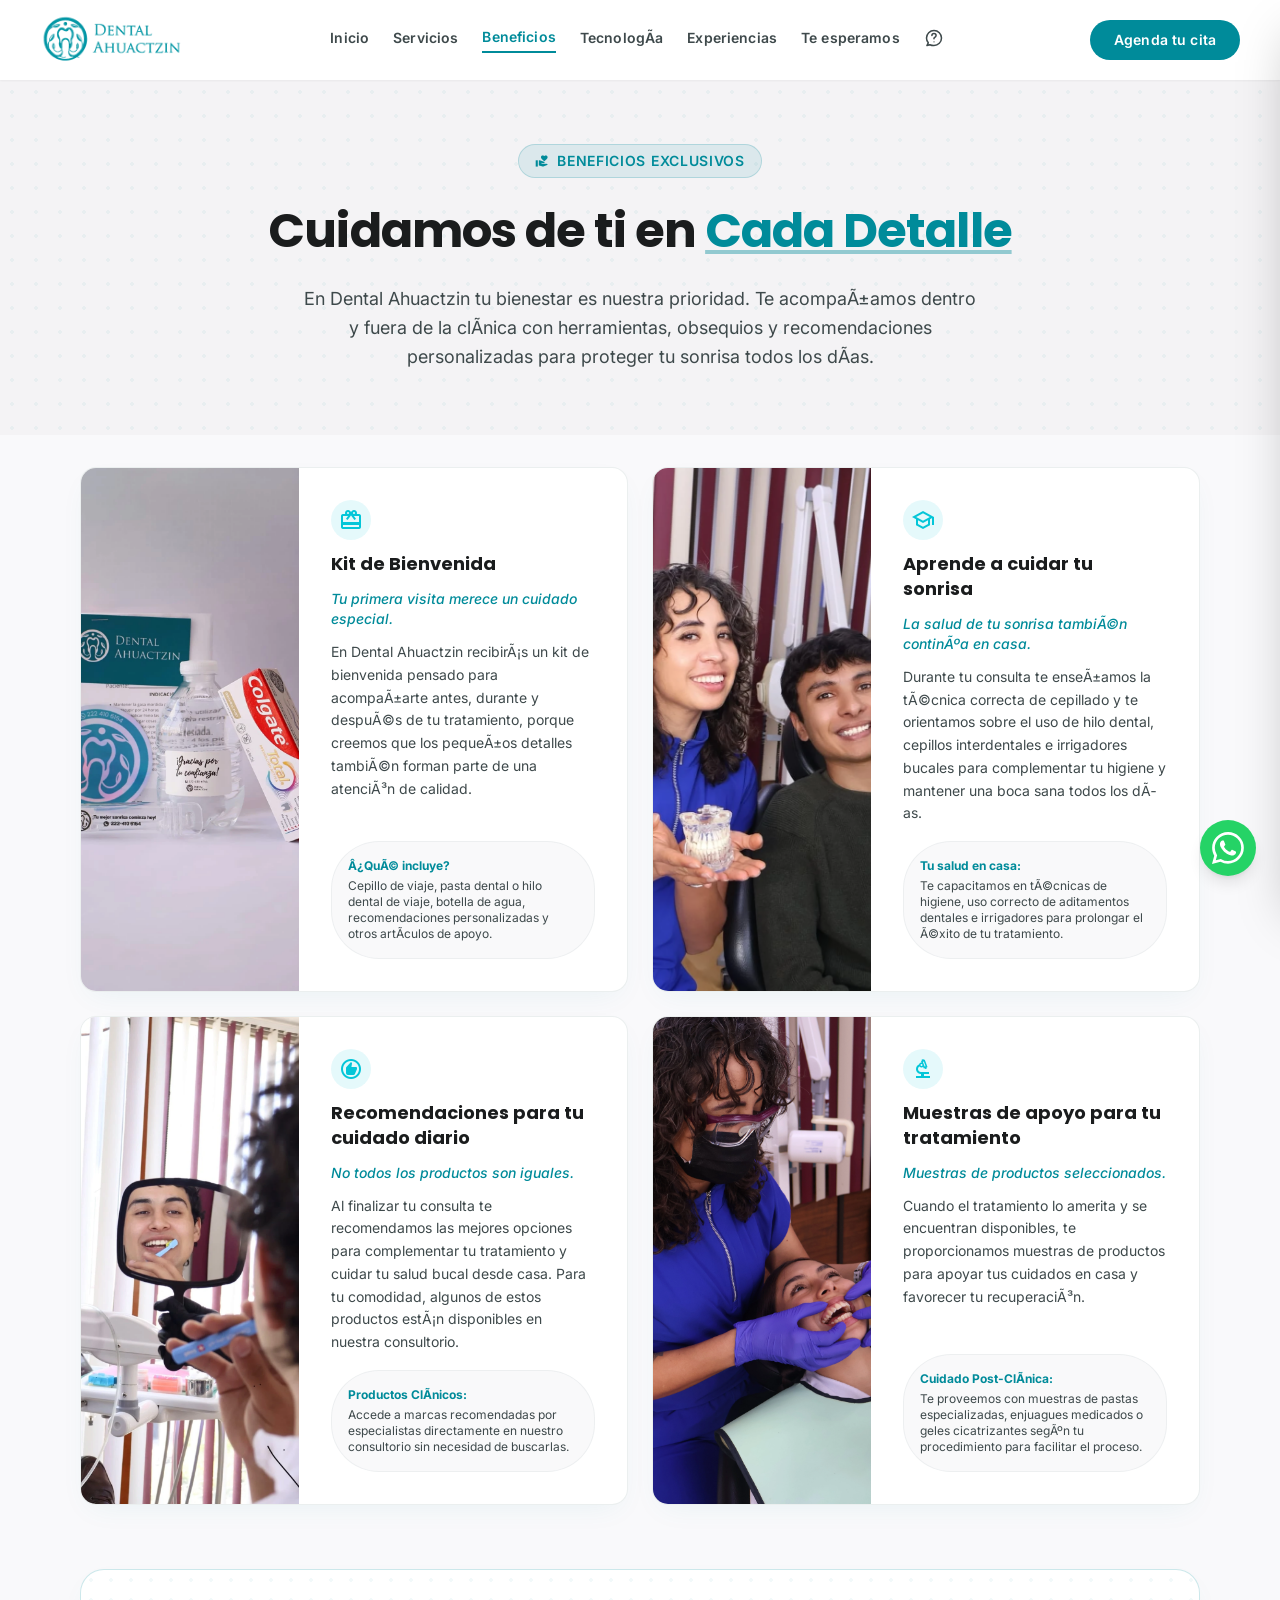
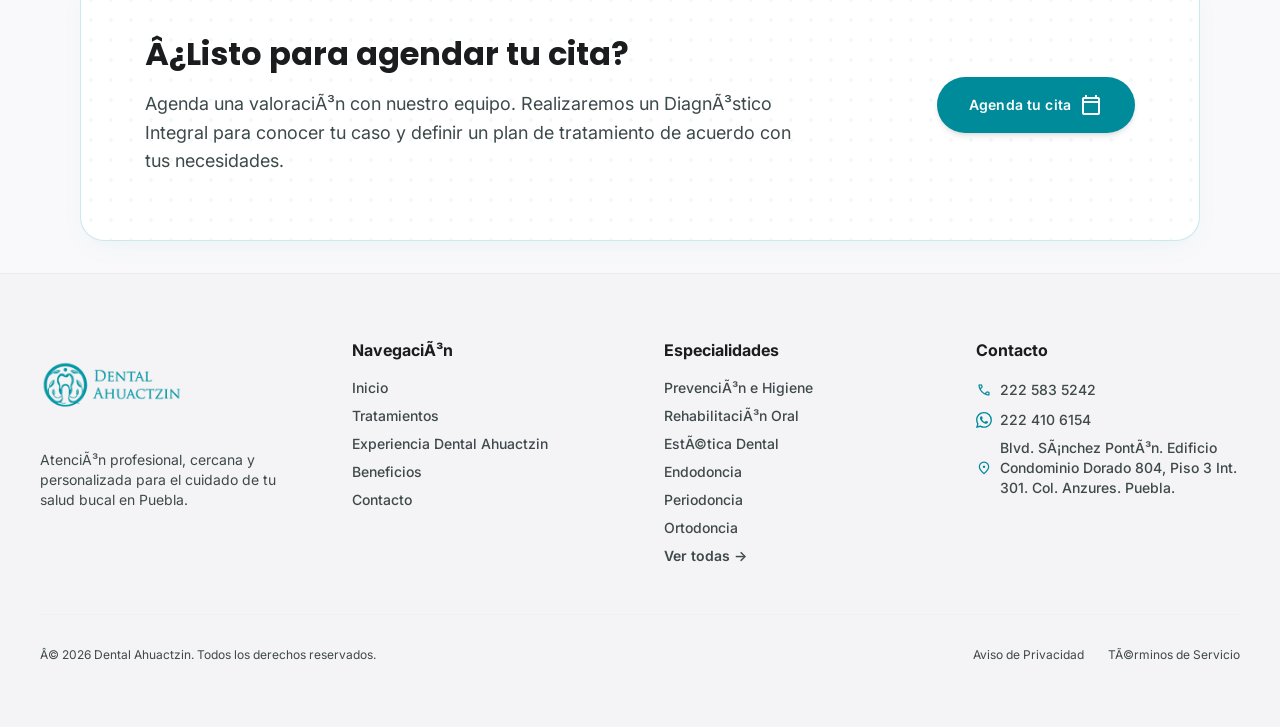
<file: beneficios.html>
<!DOCTYPE html>
<html class="scroll-smooth" lang="es">

<head>
    <!-- Google tag (gtag.js) -->
    <script async src="https://www.googletagmanager.com/gtag/js?id=G-E2VRJBSVTM"></script>
    <script>
        window.dataLayer = window.dataLayer || [];
        function gtag(){dataLayer.push(arguments);}
        gtag('js', new Date());

        gtag('config', 'G-E2VRJBSVTM');
    </script>

    <!-- Facebook Pixel Code -->
    <script>
        !function(f,b,e,v,n,t,s)
        {if(f.fbq)return;n=f.fbq=function(){n.callMethod?
        n.callMethod.apply(n,arguments):n.queue.push(arguments)};
        if(!f._fbq)f._fbq=n;n.push=n;n.loaded=!0;n.version='2.0';
        n.queue=[];t=b.createElement(e);t.async=!0;
        t.src=v;s=b.getElementsByTagName(e)[0];
        s.parentNode.insertBefore(t,s)}(window,document,'script',
        'https://connect.facebook.net/en_US/fbevents.js');
        fbq('init', '1815645686227562');
        fbq('track', 'PageView');
    </script>
    <noscript>
        <img height="1" width="1" style="display:none"
            src="https://www.facebook.com/tr?id=1815645686227562&ev=PageView&noscript=1"/>
    </noscript>
    <!-- End Facebook Pixel Code -->
    <meta charset="utf-8">
    <meta content="width=device-width, initial-scale=1.0" name="viewport">
    <title>Beneficios de Elegirnos | Dental Ahuactzin Puebla</title>
    <meta
        content="Descubre los beneficios de atenderte en Dental Ahuactzin en Puebla: diagnósticos honestos, kits de bienvenida, tecnología de vanguardia y seguimiento personalizado."
        name="description">
    <meta name="keywords"
        content="beneficios clinica dental puebla, ventajas dentista puebla, kit bienvenida dental, atencion dental personalizada puebla, dental ahuactzin">
    <meta name="robots" content="index, follow">
    <meta name="author" content="Dental Ahuactzin">
    <meta name="theme-color" content="#008B9A">

    <!-- Canonical URL -->
    <link rel="canonical" href="https://dentalahuactzin.com/beneficios.html">

    <!-- Geo Tags para SEO Local Puebla -->
    <meta name="geo.region" content="MX-PUE">
    <meta name="geo.placename" content="Puebla, México">
    <meta name="geo.position" content="19.0322;-98.2045">
    <meta name="ICBM" content="19.0322, -98.2045">

    <!-- Open Graph / Facebook -->
    <meta property="og:type" content="website">
    <meta property="og:url" content="https://dentalahuactzin.com/beneficios.html">
    <meta property="og:title" content="Beneficios de Elegirnos | Dental Ahuactzin Puebla">
    <meta property="og:description"
        content="Descubre los beneficios de atenderte en Dental Ahuactzin en Puebla: diagnósticos honestos, kits de bienvenida, tecnología de vanguardia y seguimiento personalizado.">
    <meta property="og:image" content="https://dentalahuactzin.com/assets/logo.png">
    <meta property="og:locale" content="es_MX">
    <meta property="og:site_name" content="Dental Ahuactzin">

    <!-- Twitter Card -->
    <meta name="twitter:card" content="summary_large_image">
    <meta name="twitter:url" content="https://dentalahuactzin.com/beneficios.html">
    <meta name="twitter:title" content="Beneficios de Elegirnos | Dental Ahuactzin Puebla">
    <meta name="twitter:description"
        content="Descubre los beneficios de atenderte en Dental Ahuactzin en Puebla: diagnósticos honestos, kits de bienvenida, tecnología de vanguardia y seguimiento personalizado.">
    <meta name="twitter:image" content="https://dentalahuactzin.com/assets/logo.png">

    <!-- Structured Data (JSON-LD) - Schema.org WebPage -->
    <script type="application/ld+json">
    {
      "@context": "https://schema.org",
      "@type": "WebPage",
      "@id": "https://dentalahuactzin.com/beneficios.html",
      "url": "https://dentalahuactzin.com/beneficios.html",
      "name": "Beneficios de Elegirnos | Dental Ahuactzin Puebla",
      "description": "Descubre los beneficios y atención personalizada en Dental Ahuactzin Puebla.",
      "publisher": {
        "@type": "Dentist",
        "@id": "https://dentalahuactzin.com/#dentist",
        "name": "Dental Ahuactzin"
      }
    }
    </script>

    <!-- Favicon -->
    <link rel="icon" type="image/png" href="assets/favicon_rounded.png">

    <!-- Google Fonts -->
    <link href="https://fonts.googleapis.com" rel="preconnect">
    <link crossorigin="" href="https://fonts.gstatic.com" rel="preconnect">
    <link
        href="https://fonts.googleapis.com/css2?family=Inter:wght@400;500;600;700&amp;family=Poppins:wght@600;700&amp;display=swap"
        rel="stylesheet">

    <!-- Material Symbols -->
    <link
        href="https://fonts.googleapis.com/css2?family=Material+Symbols+Outlined:wght,FILL@100..700,0..1&amp;display=swap"
        rel="stylesheet">

    <script>
        // Detectar carga de la fuente de iconos para evitar el Flash de Texto Sin Estilo (FOUT)
        if ('fonts' in document) {
            document.fonts.load("1em Material Symbols Outlined").then(function () {
                document.documentElement.classList.add("fonts-loaded");
            });
        } else {
            document.documentElement.classList.add("fonts-loaded");
        }
    </script>

    <!-- Tailwind CSS Compilado para Producción -->
    <link href="css/tailwind.min.css" rel="stylesheet">

    <!-- Estilos Personalizados Locales -->
    <link href="css/style.css" rel="stylesheet">
</head>

<body class="bg-background text-on-surface font-body-md selection:bg-primary/30 pt-20">

    <!-- TopNavBar -->
    <header
        class="fixed top-0 left-0 w-full z-40 flex justify-between items-center px-margin-mobile md:px-margin-desktop h-20 max-w-full mx-auto bg-surface-container-lowest shadow-sm transition-all duration-300">
        <a href="index.html" class="flex items-center">
            <img src="assets/logo.webp" alt="Dental Ahuactzin"
                class="h-32 md:h-36 w-auto object-contain -my-6 md:-my-8">
        </a>
        <nav class="hidden md:flex items-center gap-gutter">
            <a class="text-on-surface-variant pb-1 hover:text-primary transition-colors duration-200 font-label-md text-label-md"
                href="index.html">Inicio</a>
            <a class="text-on-surface-variant pb-1 hover:text-primary transition-colors duration-200 font-label-md text-label-md"
                href="servicios.html">Servicios</a>
            <a class="text-primary pb-1 border-b-2 border-primary font-label-md text-label-md"
                href="beneficios.html">Beneficios</a>
            <a class="text-on-surface-variant pb-1 hover:text-primary transition-colors duration-200 font-label-md text-label-md"
                href="tecnologia.html">Tecnología</a>
            <a class="text-on-surface-variant pb-1 hover:text-primary transition-colors duration-200 font-label-md text-label-md"
                href="experiencia.html">Experiencias</a>
            <a class="text-on-surface-variant pb-1 hover:text-primary transition-colors duration-200 font-label-md text-label-md"
                href="ubicacion.html">Te esperamos</a>
            <a class="text-on-surface-variant pb-1 hover:text-primary transition-colors duration-200 font-label-md text-label-md flex items-center"
                href="preguntas.html" title="Preguntas Frecuentes">
                <svg class="w-5 h-5 fill-none stroke-current stroke-[1.8] shrink-0" viewBox="0 0 24 24"
                    xmlns="http://www.w3.org/2000/svg">
                    <path
                        d="M12 3C7.03 3 3 7.03 3 12c0 2.22.8 4.25 2.14 5.82L3.5 21l3.5-.95C8.4 20.65 10.15 21 12 21c4.97 0 9-4.03 9-9s-4.03-9-9-9z"
                        stroke-linecap="round" stroke-linejoin="round" />
                    <path d="M9.5 9a2.5 2.5 0 0 1 5 0c0 1.5-1.5 2.25-2.5 3v1" stroke-linecap="round"
                        stroke-linejoin="round" />
                    <circle cx="12" cy="16.5" r="0.75" fill="currentColor" stroke="none" />
                </svg>
            </a>
        </nav>
        <div class="flex items-center gap-4">
            <button
                class="cta-booking hidden lg:block bg-primary text-on-primary px-6 py-2.5 rounded-full font-label-md text-label-md hover:brightness-110 active:scale-95 transition-all">
                Agenda tu cita
            </button>
            <button id="mobile-menu-btn" class="md:hidden text-primary p-2 focus:outline-none">
                <span class="material-symbols-outlined text-3xl">menu</span>
            </button>
        </div>
    </header>

    <main>
        <!-- Hero Section -->
        <section class="relative bg-surface-container-low py-16 overflow-hidden">
            <div class="absolute inset-0 opacity-5"
                style="background-image: radial-gradient(#008B9A 2px, transparent 2px); background-size: 24px 24px;">
            </div>
            <div
                class="relative z-10 max-w-container-max mx-auto px-margin-mobile md:px-margin-desktop text-center space-y-6">
                <div
                    class="inline-flex items-center gap-2 bg-primary/10 text-primary px-4 py-1.5 rounded-full border border-primary/20">
                    <span class="material-symbols-outlined text-sm"
                        style="font-variation-settings: 'FILL' 1;">volunteer_activism</span>
                    <span class="font-label-md text-label-md uppercase tracking-wider">Beneficios Exclusivos</span>
                </div>
                <h1
                    class="font-headline-xl text-headline-lg-mobile md:text-headline-xl text-on-background leading-tight max-w-3xl mx-auto">
                    Cuidamos de ti en <span class="text-primary underline decoration-primary/40">Cada Detalle</span>
                </h1>
                <p class="font-body-lg text-body-lg text-on-surface-variant max-w-2xl mx-auto leading-relaxed">
                    En Dental Ahuactzin tu bienestar es nuestra prioridad. Te acompañamos dentro y fuera de la clínica
                    con herramientas, obsequios y recomendaciones personalizadas para proteger tu sonrisa todos los
                    días.
                </p>
            </div>
        </section>

        <!-- Benefits Grid Section -->
        <section class="py-stack-lg max-w-container-max mx-auto px-margin-mobile md:px-margin-desktop">
            <div class="grid grid-cols-1 lg:grid-cols-2 gap-gutter">
                <!-- Beneficio 1: Kit de Bienvenida -->
                <div
                    class="hover-card flex flex-col md:flex-row bg-surface-container-lowest border border-outline-variant/30 rounded-2xl overflow-hidden custom-shadow hover:-translate-y-1 transition-all duration-300">
                    <div class="w-full md:w-[40%] shrink-0 h-48 md:h-auto overflow-hidden relative">
                        <img src="assets/6 CUIDAMOS DE TI EN CADA DETALLE/Kit listo .webp"
                            alt="Kit de bienvenida para pacientes en Dental Ahuactzin Puebla" loading="lazy"
                            decoding="async"
                            class="w-full h-full object-cover transition-transform duration-500 hover:scale-105">
                    </div>
                    <div class="w-full md:w-[60%] p-8 flex flex-col justify-between space-y-4">
                        <div class="space-y-3">
                            <div
                                class="w-10 h-10 rounded-full bg-secondary/10 text-secondary flex items-center justify-center">
                                <span class="material-symbols-outlined">redeem</span>
                            </div>
                            <h3 class="font-headline-md font-bold text-on-background text-lg leading-snug">Kit de
                                Bienvenida</h3>
                            <p class="font-medium italic text-primary text-sm">
                                Tu primera visita merece un cuidado especial.
                            </p>
                            <p class="text-on-surface-variant text-sm leading-relaxed">
                                En Dental Ahuactzin recibirás un kit de bienvenida pensado para acompañarte antes,
                                durante y después de tu tratamiento, porque creemos que los pequeños detalles también
                                forman parte de una atención de calidad.
                            </p>
                        </div>
                        <div
                            class="bg-surface-container-low/50 p-4 rounded-xl border border-outline-variant/20 text-xs text-on-surface-variant">
                            <span class="font-bold text-primary block mb-1">¿Qué incluye?</span>
                            Cepillo de viaje, pasta dental o hilo dental de viaje, botella de agua, recomendaciones
                            personalizadas y otros artículos de apoyo.
                        </div>
                    </div>
                </div>

                <!-- Beneficio 2: Aprende a cuidar tu sonrisa -->
                <div
                    class="hover-card flex flex-col md:flex-row bg-surface-container-lowest border border-outline-variant/30 rounded-2xl overflow-hidden custom-shadow hover:-translate-y-1 transition-all duration-300">
                    <div class="w-full md:w-[40%] shrink-0 h-48 md:h-auto overflow-hidden relative">
                        <img src="assets/6 CUIDAMOS DE TI EN CADA DETALLE/Aprende a cuidar tu sonrisa Lista .webp"
                            alt="Educación y técnica de higiene bucal para el cuidado en casa" loading="lazy"
                            decoding="async"
                            class="w-full h-full object-cover transition-transform duration-500 hover:scale-105">
                    </div>
                    <div class="w-full md:w-[60%] p-8 flex flex-col justify-between space-y-4">
                        <div class="space-y-3">
                            <div
                                class="w-10 h-10 rounded-full bg-secondary/10 text-secondary flex items-center justify-center">
                                <span class="material-symbols-outlined">school</span>
                            </div>
                            <h3 class="font-headline-md font-bold text-on-background text-lg leading-snug">Aprende a
                                cuidar tu sonrisa</h3>
                            <p class="font-medium italic text-primary text-sm">
                                La salud de tu sonrisa también continúa en casa.
                            </p>
                            <p class="text-on-surface-variant text-sm leading-relaxed">
                                Durante tu consulta te enseñamos la técnica correcta de cepillado y te orientamos sobre
                                el uso de hilo dental, cepillos interdentales e irrigadores bucales para complementar tu
                                higiene y mantener una boca sana todos los días.
                            </p>
                        </div>
                        <div
                            class="bg-surface-container-low/50 p-4 rounded-xl border border-outline-variant/20 text-xs text-on-surface-variant">
                            <span class="font-bold text-primary block mb-1">Tu salud en casa:</span>
                            Te capacitamos en técnicas de higiene, uso correcto de aditamentos dentales e irrigadores
                            para prolongar el éxito de tu tratamiento.
                        </div>
                    </div>
                </div>

                <!-- Beneficio 3: Recomendaciones para tu cuidado diario -->
                <div
                    class="hover-card flex flex-col md:flex-row bg-surface-container-lowest border border-outline-variant/30 rounded-2xl overflow-hidden custom-shadow hover:-translate-y-1 transition-all duration-300">
                    <div class="w-full md:w-[40%] shrink-0 h-48 md:h-auto overflow-hidden relative">
                        <img src="assets/6 CUIDAMOS DE TI EN CADA DETALLE/Recomendaciones para tu cuidado.webp"
                            alt="Recomendaciones personalizadas y productos clínicos certificados" loading="lazy"
                            decoding="async"
                            class="w-full h-full object-cover transition-transform duration-500 hover:scale-105">
                    </div>
                    <div class="w-full md:w-[60%] p-8 flex flex-col justify-between space-y-4">
                        <div class="space-y-3">
                            <div
                                class="w-10 h-10 rounded-full bg-secondary/10 text-secondary flex items-center justify-center">
                                <span class="material-symbols-outlined">recommend</span>
                            </div>
                            <h3 class="font-headline-md font-bold text-on-background text-lg leading-snug">
                                Recomendaciones para tu cuidado diario</h3>
                            <p class="font-medium italic text-primary text-sm">
                                No todos los productos son iguales.
                            </p>
                            <p class="text-on-surface-variant text-sm leading-relaxed">
                                Al finalizar tu consulta te recomendamos las mejores opciones para complementar tu
                                tratamiento y cuidar tu salud bucal desde casa. Para tu comodidad, algunos de estos
                                productos están disponibles en nuestra consultorio.
                            </p>
                        </div>
                        <div
                            class="bg-surface-container-low/50 p-4 rounded-xl border border-outline-variant/20 text-xs text-on-surface-variant">
                            <span class="font-bold text-primary block mb-1">Productos Clínicos:</span>
                            Accede a marcas recomendadas por especialistas directamente en nuestro consultorio sin
                            necesidad
                            de buscarlas.
                        </div>
                    </div>
                </div>

                <!-- Beneficio 4: Muestras de apoyo para tu tratamiento -->
                <div
                    class="hover-card flex flex-col md:flex-row bg-surface-container-lowest border border-outline-variant/30 rounded-2xl overflow-hidden custom-shadow hover:-translate-y-1 transition-all duration-300">
                    <div class="w-full md:w-[40%] shrink-0 h-48 md:h-auto overflow-hidden relative">
                        <!-- Imagen para celular (< md) -->
                        <img src="assets/6 CUIDAMOS DE TI EN CADA DETALLE/Muestra de apoyo para tu tratamiento movil.webp"
                            alt="Muestras de apoyo para tratamiento dental" loading="lazy" decoding="async"
                            class="w-full h-full object-cover transition-transform duration-500 hover:scale-105 block md:hidden">
                        <!-- Imagen para computadora (>= md) -->
                        <img src="assets/6 CUIDAMOS DE TI EN CADA DETALLE/Muestra de apoyo para tu tratamiento LISTO.webp"
                            alt="Muestras de apoyo y productos clínicos en Dental Ahuactzin" loading="lazy"
                            decoding="async"
                            class="w-full h-full object-cover transition-transform duration-500 hover:scale-105 hidden md:block">
                    </div>
                    <div class="w-full md:w-[60%] p-8 flex flex-col justify-between space-y-4">
                        <div class="space-y-3">
                            <div
                                class="w-10 h-10 rounded-full bg-secondary/10 text-secondary flex items-center justify-center">
                                <span class="material-symbols-outlined">biotech</span>
                            </div>
                            <h3 class="font-headline-md font-bold text-on-background text-lg leading-snug">Muestras de
                                apoyo para tu tratamiento</h3>
                            <p class="font-medium italic text-primary text-sm">
                                Muestras de productos seleccionados.
                            </p>
                            <p class="text-on-surface-variant text-sm leading-relaxed">
                                Cuando el tratamiento lo amerita y se encuentran disponibles, te proporcionamos muestras
                                de productos para apoyar tus cuidados en casa y favorecer tu recuperación.
                            </p>
                        </div>
                        <div
                            class="bg-surface-container-low/50 p-4 rounded-xl border border-outline-variant/20 text-xs text-on-surface-variant">
                            <span class="font-bold text-primary block mb-1">Cuidado Post-Clínica:</span>
                            Te proveemos con muestras de pastas especializadas, enjuagues medicados o geles
                            cicatrizantes según tu procedimiento para facilitar el proceso.
                        </div>
                    </div>
                </div>
            </div>
        </section>

        <!-- Intermediate CTA Banner -->
        <section class="py-stack-lg max-w-container-max mx-auto px-margin-mobile md:px-margin-desktop">
            <div
                class="relative bg-surface-container-lowest border border-primary/20 rounded-3xl p-10 md:p-16 flex flex-col md:flex-row items-center justify-between gap-10 custom-shadow overflow-hidden">
                <!-- Trama de puntos de fondo -->
                <div class="absolute inset-0 opacity-5 pointer-events-none"
                    style="background-image: radial-gradient(#008B9A 2px, transparent 2px); background-size: 20px 20px;">
                </div>

                <div class="relative z-10 max-w-2xl space-y-4 text-left">
                    <h2 class="font-headline-lg text-headline-lg-mobile md:text-headline-lg text-on-background">¿Listo
                        para agendar tu cita?</h2>
                    <p class="text-on-surface-variant text-body-lg">
                        Agenda una valoración con nuestro equipo. Realizaremos un Diagnóstico Integral para conocer tu
                        caso y definir un plan de tratamiento de acuerdo con tus necesidades.
                    </p>
                </div>

                <div class="relative z-10 shrink-0 w-full md:w-auto font-label-md text-label-md">
                    <button
                        class="cta-booking w-full md:w-auto bg-primary text-white px-8 py-4 rounded-full flex items-center justify-center gap-2 hover:brightness-110 active:scale-95 transition-all shadow-md">
                        Agenda tu cita
                        <span class="material-symbols-outlined">calendar_today</span>
                    </button>
                </div>
            </div>
        </section>
    </main>

    <!-- Footer -->
    <footer
        class="w-full py-16 px-margin-mobile md:px-margin-desktop flex flex-col items-center gap-12 bg-surface-container-low border-t border-outline-variant/20">
        <div class="w-full max-w-container-max grid grid-cols-1 md:grid-cols-4 gap-12">
            <div class="space-y-4">
                <div class="flex items-center">
                    <img src="assets/logo.webp" alt="Dental Ahuactzin" class="h-36 w-auto object-contain -my-6">
                </div>
                <p class="text-on-surface-variant text-sm">
                    Atención profesional, cercana y personalizada para el cuidado de tu salud bucal en Puebla.
                </p>
            </div>
            <div>
                <h4 class="font-bold mb-4">Navegación</h4>
                <ul class="space-y-2 text-sm text-on-surface-variant font-medium">
                    <li><a class="hover:text-primary transition-colors" href="index.html">Inicio</a></li>
                    <li><a class="hover:text-primary transition-colors" href="servicios.html">Tratamientos</a></li>
                    <li><a class="hover:text-primary transition-colors" href="experiencia.html">Experiencia Dental
                            Ahuactzin</a></li>
                    <li><a class="hover:text-primary transition-colors" href="beneficios.html">Beneficios</a></li>
                    <li><a class="hover:text-primary transition-colors" href="ubicacion.html">Contacto</a></li>
                </ul>
            </div>
            <div>
                <h4 class="font-bold mb-4">Especialidades</h4>
                <ul class="space-y-2 text-sm text-on-surface-variant font-medium">
                    <li><a class="hover:text-primary transition-colors" href="servicios.html">Prevención e Higiene</a>
                    </li>
                    <li><a class="hover:text-primary transition-colors" href="servicios.html">Rehabilitación Oral</a>
                    </li>
                    <li><a class="hover:text-primary transition-colors" href="servicios.html">Estética Dental</a></li>
                    <li><a class="hover:text-primary transition-colors" href="servicios.html">Endodoncia</a></li>
                    <li><a class="hover:text-primary transition-colors" href="servicios.html">Periodoncia</a></li>
                    <li><a class="hover:text-primary transition-colors" href="servicios.html">Ortodoncia</a></li>
                    <li><a class="hover:text-primary font-semibold transition-colors inline-flex items-center gap-1"
                            href="servicios.html">Ver todas &rarr;</a></li>
                </ul>
            </div>
            <div>
                <h4 class="font-bold mb-4">Contacto</h4>
                <ul class="space-y-2 text-sm text-on-surface-variant font-medium">
                    <li class="flex items-center gap-2">
                        <span class="material-symbols-outlined text-primary text-base">call</span>
                        <span>222 583 5242</span>
                    </li>
                    <li
                        class="flex items-center gap-2 cursor-pointer hover:text-primary transition-colors cta-whatsapp">
                        <svg class="w-4 h-4 text-primary fill-current shrink-0" viewBox="0 0 16 16"
                            xmlns="http://www.w3.org/2000/svg">
                            <path
                                d="M 13.601 2.326 A 7.85 7.85 0 0 0 7.994 0 C 3.627 0 0.068 3.558 0.064 7.926 c 0 1.399 0.366 2.76 1.057 3.965 L 0 16 l 4.204 -1.102 a 7.9 7.9 0 0 0 3.79 0.965 h 0.004 c 4.368 0 7.926 -3.558 7.93 -7.93 A 7.9 7.9 0 0 0 13.6 2.326 z M 7.994 14.521 a 6.6 6.6 0 0 1 -3.356 -0.92 l -0.24 -0.144 -2.494 0.654 0.666 -2.433 -0.156 -0.251 a 6.56 6.56 0 0 1 -1.007 -3.505 c 0 -3.626 2.957 -6.584 6.591 -6.584 a 6.56 6.56 0 0 1 4.66 1.931 a 6.56 6.56 0 0 1 1.928 4.66 c -0.004 3.639 -2.961 6.592 -6.592 6.592 M 11.609 9.587 c -0.197 -0.099 -1.17 -0.578 -1.353 -0.646 -0.182 -0.065 -0.315 -0.099 -0.445 0.099 -0.133 0.197 -0.513 0.646 -0.627 0.775 -0.114 0.133 -0.232 0.148 -0.43 0.05 -0.197 -0.1 -0.836 -0.308 -1.592 -0.985 -0.59 -0.525 -0.985 -1.175 -1.103 -1.372 -0.114 -0.198 -0.011 -0.304 0.088 -0.403 0.087 -0.088 0.197 -0.232 0.296 -0.346 0.1 -0.114 0.133 -0.198 0.198 -0.33 0.065 -0.134 0.034 -0.248 -0.015 -0.347 -0.05 -0.099 -0.445 -1.076 -0.612 -1.47 -0.16 -0.389 -0.323 -0.335 -0.445 -0.34 -0.114 -0.007 -0.247 -0.007 -0.38 -0.007 a 0.73 0.73 0 0 0 -0.529 0.247 c -0.182 0.198 -0.691 0.677 -0.691 1.654 s 0.71 1.916 0.81 2.049 c 0.098 0.133 1.394 2.132 3.383 2.992 c 0.47 0.205 0.84 0.326 1.129 0.418 c 0.475 0.152 0.904 0.129 1.246 0.08 c 0.38 -0.058 1.171 -0.48 1.338 -0.943 c 0.164 -0.464 0.164 -0.86 0.114 -0.943 c -0.049 -0.084 -0.182 -0.133 -0.38 -0.232 z" />
                        </svg>
                        <span>222 410 6154</span>
                    </li>
                    <li class="flex items-center gap-2">
                        <span class="material-symbols-outlined text-primary text-base">location_on</span>
                        <span>Blvd. Sánchez Pontón. Edificio
                            Condominio Dorado 804, Piso 3 Int.
                            301. Col. Anzures. Puebla.</span>
                    </li>
                </ul>
            </div>
        </div>
        <div
            class="w-full max-w-container-max border-t border-outline-variant/10 pt-8 flex flex-col md:flex-row justify-between items-center gap-4 text-xs text-on-surface-variant">
            <span>© 2026 Dental Ahuactzin. Todos los derechos reservados.</span>
            <div class="flex gap-6">
                <a class="hover:text-primary transition-colors" href="#">Aviso de Privacidad</a>
                <a class="hover:text-primary transition-colors" href="#">Términos de Servicio</a>
            </div>
        </div>
    </footer>

    <!-- Mobile Menu Drawer (Shared Component) -->
    <div id="mobile-menu-overlay"
        class="fixed inset-0 bg-black opacity-0 pointer-events-none z-45 transition-opacity duration-300"></div>
    <div id="mobile-menu"
        class="fixed top-0 right-0 w-80 h-full bg-white z-50 shadow-2xl translate-x-full flex flex-col p-6 transition-transform duration-300">
        <div class="flex justify-between items-center mb-8">
            <div class="flex items-center">
                <img src="assets/logo.webp" alt="Dental Ahuactzin" class="h-20 w-auto object-contain">
            </div>
            <button id="close-menu-btn" class="text-on-surface-variant hover:text-primary p-2 focus:outline-none">
                <span class="material-symbols-outlined text-3xl">close</span>
            </button>
        </div>
        <nav class="flex flex-col gap-6 text-lg font-medium">
            <a class="text-on-surface-variant hover:text-primary transition-colors py-2 border-b border-outline-variant/10"
                href="index.html">Inicio</a>
            <a class="text-on-surface-variant hover:text-primary transition-colors py-2 border-b border-outline-variant/10"
                href="servicios.html">Servicios</a>
            <a class="text-primary font-bold py-2 border-b border-outline-variant/10"
                href="beneficios.html">Beneficios</a>
            <a class="text-on-surface-variant hover:text-primary transition-colors py-2 border-b border-outline-variant/10"
                href="tecnologia.html">Tecnología</a>
            <a class="text-on-surface-variant hover:text-primary transition-colors py-2 border-b border-outline-variant/10"
                href="experiencia.html">Experiencias</a>
            <a class="text-on-surface-variant hover:text-primary transition-colors py-2 border-b border-outline-variant/10"
                href="ubicacion.html">Te esperamos</a>
            <a class="text-on-surface-variant hover:text-primary transition-colors py-2 border-b border-outline-variant/10 flex items-center justify-between"
                href="preguntas.html">Preguntas Frecuentes
                <svg class="w-5 h-5 fill-none stroke-current stroke-[1.8] shrink-0" viewBox="0 0 24 24"
                    xmlns="http://www.w3.org/2000/svg">
                    <path
                        d="M12 3C7.03 3 3 7.03 3 12c0 2.22.8 4.25 2.14 5.82L3.5 21l3.5-.95C8.4 20.65 10.15 21 12 21c4.97 0 9-4.03 9-9s-4.03-9-9-9z"
                        stroke-linecap="round" stroke-linejoin="round" />
                    <path d="M9.5 9a2.5 2.5 0 0 1 5 0c0 1.5-1.5 2.25-2.5 3v1" stroke-linecap="round"
                        stroke-linejoin="round" />
                    <circle cx="12" cy="16.5" r="0.75" fill="currentColor" stroke="none" />
                </svg>
            </a>
        </nav>
        <div class="mt-auto">
            <button
                class="cta-booking w-full bg-primary text-on-primary py-3 rounded-full font-semibold hover:brightness-110 active:scale-95 transition-all text-center">
                Agenda tu cita
            </button>
        </div>
    </div>

    <!-- Botón Flotante de WhatsApp -->
    <button
        class="cta-whatsapp fixed bottom-6 right-6 w-14 h-14 bg-[#25D366] text-white rounded-full flex items-center justify-center shadow-lg hover:scale-110 hover:bg-[#20ba5a] active:scale-95 transition-all duration-300 z-50 group cursor-pointer"
        aria-label="Contactar por WhatsApp">
        <svg class="w-8 h-8" viewBox="0 0 16 16" xmlns="http://www.w3.org/2000/svg">
            <path fill="#ffffff"
                d="M 13.601 2.326 A 7.85 7.85 0 0 0 7.994 0 C 3.627 0 0.068 3.558 0.064 7.926 c 0 1.399 0.366 2.76 1.057 3.965 L 0 16 l 4.204 -1.102 a 7.9 7.9 0 0 0 3.79 0.965 h 0.004 c 4.368 0 7.926 -3.558 7.93 -7.93 A 7.9 7.9 0 0 0 13.6 2.326 z M 7.994 14.521 a 6.6 6.6 0 0 1 -3.356 -0.92 l -0.24 -0.144 -2.494 0.654 0.666 -2.433 -0.156 -0.251 a 6.56 6.56 0 0 1 -1.007 -3.505 c 0 -3.626 2.957 -6.584 6.591 -6.584 a 6.56 6.56 0 0 1 4.66 1.931 a 6.56 6.56 0 0 1 1.928 4.66 c -0.004 3.639 -2.961 6.592 -6.592 6.592 M 11.609 9.587 c -0.197 -0.099 -1.17 -0.578 -1.353 -0.646 -0.182 -0.065 -0.315 -0.099 -0.445 0.099 -0.133 0.197 -0.513 0.646 -0.627 0.775 -0.114 0.133 -0.232 0.148 -0.43 0.05 -0.197 -0.1 -0.836 -0.308 -1.592 -0.985 -0.59 -0.525 -0.985 -1.175 -1.103 -1.372 -0.114 -0.198 -0.011 -0.304 0.088 -0.403 0.087 -0.088 0.197 -0.232 0.296 -0.346 0.1 -0.114 0.133 -0.198 0.198 -0.33 0.065 -0.134 0.034 -0.248 -0.015 -0.347 -0.05 -0.099 -0.445 -1.076 -0.612 -1.47 -0.16 -0.389 -0.323 -0.335 -0.445 -0.34 -0.114 -0.007 -0.247 -0.007 -0.38 -0.007 a 0.73 0.73 0 0 0 -0.529 0.247 c -0.182 0.198 -0.691 0.677 -0.691 1.654 s 0.71 1.916 0.81 2.049 c 0.098 0.133 1.394 2.132 3.383 2.992 c 0.47 0.205 0.84 0.326 1.129 0.418 c 0.475 0.152 0.904 0.129 1.246 0.08 c 0.38 -0.058 1.171 -0.48 1.338 -0.943 c 0.164 -0.464 0.164 -0.86 0.114 -0.943 c -0.049 -0.084 -0.182 -0.133 -0.38 -0.232 z" />
        </svg>
        <span
            class="absolute right-16 bg-surface-container-lowest text-on-surface border border-outline-variant/30 text-sm font-label-md px-3 py-1.5 rounded-lg opacity-0 pointer-events-none group-hover:opacity-100 transition-opacity duration-300 whitespace-nowrap shadow-md">
            ¿En qué podemos ayudarte?
        </span>
    </button>

    <!-- Scripts de Interactividad Locales -->
    <script src="js/main.js"></script>
</body>

</html>
</file>
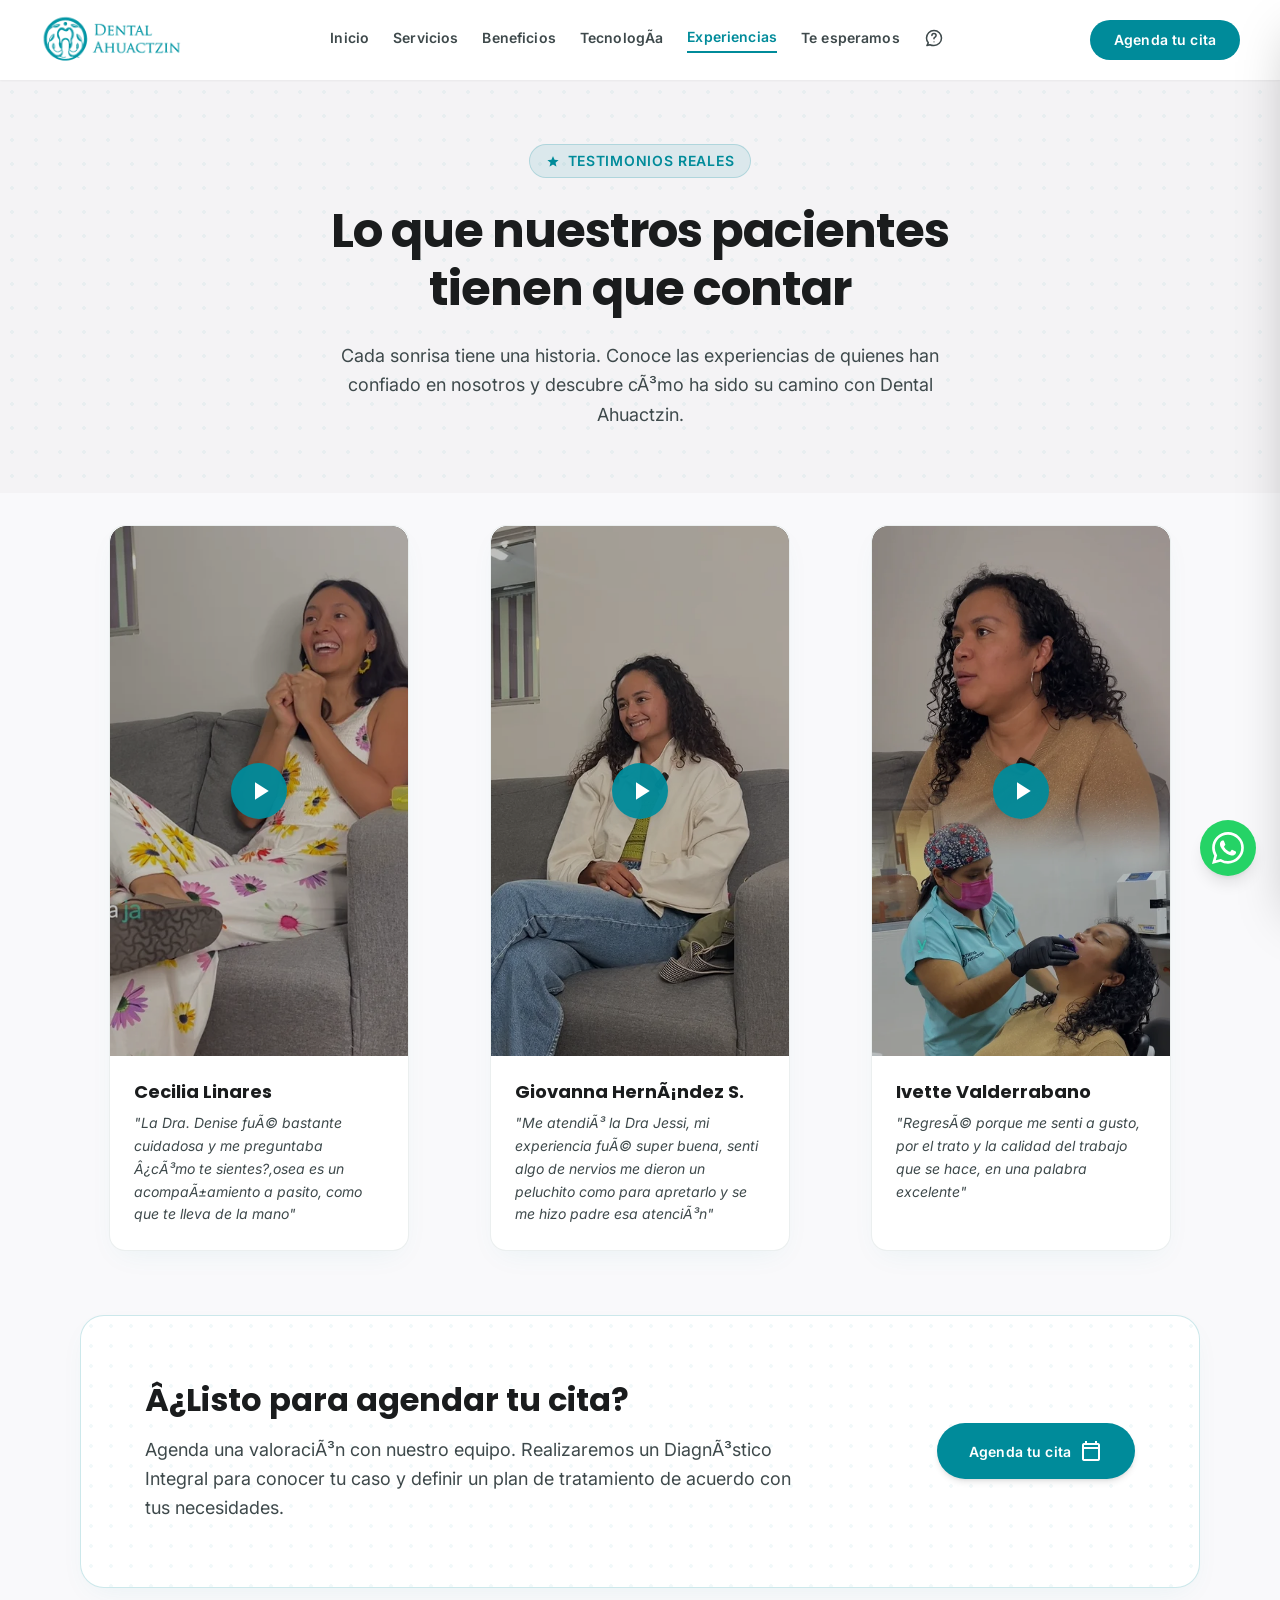
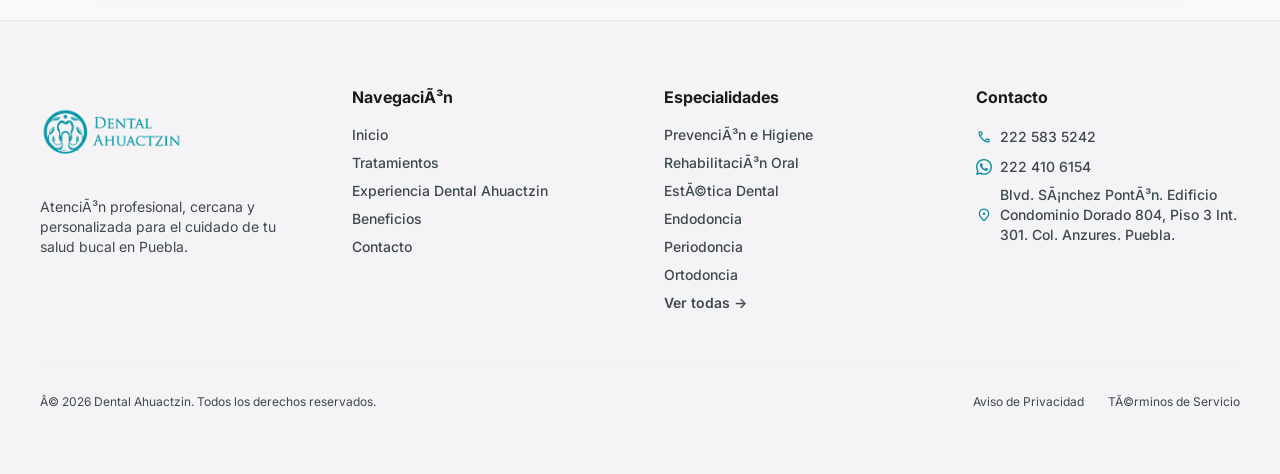
<file: experiencia.html>
<!DOCTYPE html>
<html class="scroll-smooth" lang="es">

<head>
    <!-- Google tag (gtag.js) -->
    <script async src="https://www.googletagmanager.com/gtag/js?id=G-E2VRJBSVTM"></script>
    <script>
        window.dataLayer = window.dataLayer || [];
        function gtag(){dataLayer.push(arguments);}
        gtag('js', new Date());

        gtag('config', 'G-E2VRJBSVTM');
    </script>

    <!-- Facebook Pixel Code -->
    <script>
        !function(f,b,e,v,n,t,s)
        {if(f.fbq)return;n=f.fbq=function(){n.callMethod?
        n.callMethod.apply(n,arguments):n.queue.push(arguments)};
        if(!f._fbq)f._fbq=n;n.push=n;n.loaded=!0;n.version='2.0';
        n.queue=[];t=b.createElement(e);t.async=!0;
        t.src=v;s=b.getElementsByTagName(e)[0];
        s.parentNode.insertBefore(t,s)}(window,document,'script',
        'https://connect.facebook.net/en_US/fbevents.js');
        fbq('init', '1815645686227562');
        fbq('track', 'PageView');
    </script>
    <noscript>
        <img height="1" width="1" style="display:none"
            src="https://www.facebook.com/tr?id=1815645686227562&ev=PageView&noscript=1"/>
    </noscript>
    <!-- End Facebook Pixel Code -->
    <meta charset="utf-8">
    <meta content="width=device-width, initial-scale=1.0" name="viewport">
    <title>Opiniones y Testimonios de Pacientes | Dental Ahuactzin Puebla</title>
    <meta
        content="Conoce las historias reales y testimonios en video de pacientes que han confiado su sonrisa a los especialistas de Dental Ahuactzin en Puebla."
        name="description">
    <meta name="keywords"
        content="opiniones dentista puebla, testimonios dental ahuactzin, clinica dental recomendada puebla, casos de exito ortodoncia puebla, resenas dentista puebla">
    <meta name="robots" content="index, follow">
    <meta name="author" content="Dental Ahuactzin">
    <meta name="theme-color" content="#008B9A">

    <!-- Canonical URL -->
    <link rel="canonical" href="https://dentalahuactzin.com/experiencia.html">

    <!-- Geo Tags para SEO Local Puebla -->
    <meta name="geo.region" content="MX-PUE">
    <meta name="geo.placename" content="Puebla, México">
    <meta name="geo.position" content="19.0322;-98.2045">
    <meta name="ICBM" content="19.0322, -98.2045">

    <!-- Open Graph / Facebook -->
    <meta property="og:type" content="website">
    <meta property="og:url" content="https://dentalahuactzin.com/experiencia.html">
    <meta property="og:title" content="Opiniones y Testimonios de Pacientes | Dental Ahuactzin Puebla">
    <meta property="og:description"
        content="Conoce las historias reales y testimonios en video de pacientes que han confiado su sonrisa a los especialistas de Dental Ahuactzin en Puebla.">
    <meta property="og:image" content="https://dentalahuactzin.com/assets/logo.png">
    <meta property="og:locale" content="es_MX">
    <meta property="og:site_name" content="Dental Ahuactzin">

    <!-- Twitter Card -->
    <meta name="twitter:card" content="summary_large_image">
    <meta name="twitter:url" content="https://dentalahuactzin.com/experiencia.html">
    <meta name="twitter:title" content="Opiniones y Testimonios de Pacientes | Dental Ahuactzin Puebla">
    <meta name="twitter:description"
        content="Conoce las historias reales y testimonios en video de pacientes que han confiado su sonrisa a los especialistas de Dental Ahuactzin en Puebla.">
    <meta name="twitter:image" content="https://dentalahuactzin.com/assets/logo.png">

    <!-- Structured Data (JSON-LD) - Schema.org LocalBusiness with AggregateRating -->
    <script type="application/ld+json">
    {
      "@context": "https://schema.org",
      "@type": "Dentist",
      "@id": "https://dentalahuactzin.com/#dentist",
      "name": "Dental Ahuactzin",
      "url": "https://dentalahuactzin.com/experiencia.html",
      "aggregateRating": {
        "@type": "AggregateRating",
        "ratingValue": "5.0",
        "reviewCount": "48",
        "bestRating": "5",
        "worstRating": "1"
      }
    }
    </script>

    <!-- Favicon -->
    <link rel="icon" type="image/png" href="assets/favicon_rounded.png">

    <!-- Google Fonts -->
    <link href="https://fonts.googleapis.com" rel="preconnect">
    <link crossorigin="" href="https://fonts.gstatic.com" rel="preconnect">
    <link
        href="https://fonts.googleapis.com/css2?family=Inter:wght@400;500;600;700&amp;family=Poppins:wght@600;700&amp;display=swap"
        rel="stylesheet">

    <!-- Material Symbols -->
    <link
        href="https://fonts.googleapis.com/css2?family=Material+Symbols+Outlined:wght,FILL@100..700,0..1&amp;display=swap"
        rel="stylesheet">

    <script>
        // Detectar carga de la fuente de iconos para evitar el Flash de Texto Sin Estilo (FOUT)
        if ('fonts' in document) {
            document.fonts.load("1em Material Symbols Outlined").then(function () {
                document.documentElement.classList.add("fonts-loaded");
            });
        } else {
            document.documentElement.classList.add("fonts-loaded");
        }
    </script>

    <!-- Tailwind CSS Compilado para Producción -->
    <link href="css/tailwind.min.css" rel="stylesheet">

    <!-- Estilos Personalizados Locales -->
    <link href="css/style.css" rel="stylesheet">
</head>

<body class="bg-background text-on-surface font-body-md selection:bg-primary/30 pt-20">

    <!-- TopNavBar -->
    <header
        class="fixed top-0 left-0 w-full z-40 flex justify-between items-center px-margin-mobile md:px-margin-desktop h-20 max-w-full mx-auto bg-surface-container-lowest shadow-sm transition-all duration-300">
        <a href="index.html" class="flex items-center">
            <img src="assets/logo.webp" alt="Dental Ahuactzin"
                class="h-32 md:h-36 w-auto object-contain -my-6 md:-my-8">
        </a>
        <nav class="hidden md:flex items-center gap-gutter">
            <a class="text-on-surface-variant pb-1 hover:text-primary transition-colors duration-200 font-label-md text-label-md"
                href="index.html">Inicio</a>
            <a class="text-on-surface-variant pb-1 hover:text-primary transition-colors duration-200 font-label-md text-label-md"
                href="servicios.html">Servicios</a>
            <a class="text-on-surface-variant pb-1 hover:text-primary transition-colors duration-200 font-label-md text-label-md"
                href="beneficios.html">Beneficios</a>
            <a class="text-on-surface-variant pb-1 hover:text-primary transition-colors duration-200 font-label-md text-label-md"
                href="tecnologia.html">Tecnología</a>
            <a class="text-primary pb-1 border-b-2 border-primary font-label-md text-label-md"
                href="experiencia.html">Experiencias</a>
            <a class="text-on-surface-variant pb-1 hover:text-primary transition-colors duration-200 font-label-md text-label-md"
                href="ubicacion.html">Te esperamos</a>
            <a class="text-on-surface-variant pb-1 hover:text-primary transition-colors duration-200 font-label-md text-label-md flex items-center"
                href="preguntas.html" title="Preguntas Frecuentes">
                <svg class="w-5 h-5 fill-none stroke-current stroke-[1.8] shrink-0" viewBox="0 0 24 24"
                    xmlns="http://www.w3.org/2000/svg">
                    <path
                        d="M12 3C7.03 3 3 7.03 3 12c0 2.22.8 4.25 2.14 5.82L3.5 21l3.5-.95C8.4 20.65 10.15 21 12 21c4.97 0 9-4.03 9-9s-4.03-9-9-9z"
                        stroke-linecap="round" stroke-linejoin="round" />
                    <path d="M9.5 9a2.5 2.5 0 0 1 5 0c0 1.5-1.5 2.25-2.5 3v1" stroke-linecap="round"
                        stroke-linejoin="round" />
                    <circle cx="12" cy="16.5" r="0.75" fill="currentColor" stroke="none" />
                </svg>
            </a>
        </nav>
        <div class="flex items-center gap-4">
            <button
                class="cta-booking hidden lg:block bg-primary text-on-primary px-6 py-2.5 rounded-full font-label-md text-label-md hover:brightness-110 active:scale-95 transition-all">
                Agenda tu cita
            </button>
            <button id="mobile-menu-btn" class="md:hidden text-primary p-2 focus:outline-none">
                <span class="material-symbols-outlined text-3xl">menu</span>
            </button>
        </div>
    </header>

    <main>
        <!-- Hero Section -->
        <section class="relative bg-surface-container-low py-16 overflow-hidden">
            <div class="absolute inset-0 opacity-5"
                style="background-image: radial-gradient(#008B9A 2px, transparent 2px); background-size: 24px 24px;">
            </div>
            <div
                class="relative z-10 max-w-container-max mx-auto px-margin-mobile md:px-margin-desktop text-center space-y-6">
                <div
                    class="inline-flex items-center gap-2 bg-primary/10 text-primary px-4 py-1.5 rounded-full border border-primary/20">
                    <span class="material-symbols-outlined text-sm"
                        style="font-variation-settings: 'FILL' 1;">star</span>
                    <span class="font-label-md text-label-md uppercase tracking-wider">Testimonios Reales</span>
                </div>

                <!-- El texto solicitado en la imagen -->
                <h1
                    class="font-headline-xl text-headline-lg-mobile md:text-headline-xl text-on-background leading-tight max-w-3xl mx-auto">
                    Lo que nuestros pacientes tienen que contar
                </h1>
                <p class="font-body-lg text-body-lg text-on-surface-variant max-w-2xl mx-auto leading-relaxed">
                    Cada sonrisa tiene una historia. Conoce las experiencias de quienes han confiado en nosotros y
                    descubre cómo ha sido su camino con Dental Ahuactzin.
                </p>
            </div>
        </section>

        <!-- Video Gallery Grid (Focus on Videos) -->
        <section class="py-stack-lg max-w-container-max mx-auto px-margin-mobile md:px-margin-desktop">
            <div class="grid grid-cols-1 md:grid-cols-2 lg:grid-cols-3 gap-gutter justify-items-center">

                <!-- Video 1: Cecilia Linares -->
                <div
                    class="bg-surface-container-lowest border border-outline-variant/30 rounded-2xl overflow-hidden custom-shadow group flex flex-col justify-between max-w-[280px] sm:max-w-[300px] mx-auto w-full">
                    <!-- Video Container con Proporción Vertical Nativa 9:16 Compacta -->
                    <div class="relative aspect-[9/16] w-full overflow-hidden bg-black shrink-0 cursor-pointer video-card-container rounded-t-2xl"
                        style="aspect-ratio: 9/16; border-top-left-radius: 1rem; border-top-right-radius: 1rem; -webkit-mask-image: -webkit-radial-gradient(white, black); transform: translateZ(0);">
                        <!-- Portada (Poster) -->
                        <img src="assets/videos/Cecilia Linares.webp"
                            alt="Testimonio de paciente Cecilia Linares en Dental Ahuactzin Puebla" loading="lazy"
                            decoding="async"
                            class="absolute inset-0 w-full h-full object-cover transition-transform duration-500 group-hover:scale-105 video-poster rounded-t-2xl">
                        <!-- Overlay oscuro -->
                        <div
                            class="absolute inset-0 bg-black/25 group-hover:bg-black/10 transition-all duration-300 video-overlay rounded-t-2xl">
                        </div>

                        <!-- Botón de Play flotante -->
                        <div class="absolute inset-0 flex items-center justify-center video-play-btn">
                            <div
                                class="w-14 h-14 rounded-full bg-primary/95 text-white flex items-center justify-center shadow-lg transition-transform duration-300 group-hover:scale-110 group-hover:bg-secondary">
                                <span class="material-symbols-outlined text-3xl ml-0.5"
                                    style="font-variation-settings: 'FILL' 1;">play_arrow</span>
                            </div>
                        </div>

                        <!-- Video HTML5 con preload="none" y object-cover para mostrar el video al 100% sin franjas -->
                        <video class="hidden w-full h-full object-cover rounded-t-2xl" controls preload="none"
                            disablepictureinpicture controlslist="nodownload noplaybackrate nopictureinpicture"
                            disableremoteplayback style="border-top-left-radius: 1rem; border-top-right-radius: 1rem;">
                            <source src="assets/videos/Testimonio 1 MOV CECILIA LINARES (1).mp4" type="video/mp4">
                            Tu navegador no soporta reproducción de video.
                        </video>
                        <!-- Capa protectora que bloquea el menú de herramientas flotante del navegador y permite pausar/reproducir con clic -->
                        <div class="video-shield absolute inset-x-0 top-0 bottom-14 z-10 cursor-pointer hidden"></div>
                    </div>

                    <!-- Información y Cita Corta -->
                    <div class="p-5 sm:p-6 flex flex-col justify-between flex-grow space-y-4">
                        <div class="space-y-2">
                            <h3 class="font-headline-md font-bold text-on-background text-lg leading-snug">Cecilia
                                Linares</h3>
                            <p class="text-on-surface-variant text-sm italic leading-relaxed">
                                "La Dra. Denise fué bastante cuidadosa y me preguntaba ¿cómo te sientes?,osea es un
                                acompañamiento a pasito, como que te lleva de la mano"
                            </p>
                        </div>
                    </div>
                </div>

                <!-- Video 2: Giovanna Hernández S. -->
                <div
                    class="bg-surface-container-lowest border border-outline-variant/30 rounded-2xl overflow-hidden custom-shadow group flex flex-col justify-between max-w-[280px] sm:max-w-[300px] mx-auto w-full">
                    <!-- Video Container con Proporción Vertical Nativa 9:16 Compacta -->
                    <div class="relative aspect-[9/16] w-full overflow-hidden bg-black shrink-0 cursor-pointer video-card-container rounded-t-2xl"
                        style="aspect-ratio: 9/16; border-top-left-radius: 1rem; border-top-right-radius: 1rem; -webkit-mask-image: -webkit-radial-gradient(white, black); transform: translateZ(0);">
                        <img src="assets/videos/Giovanna Hernandez.webp"
                            alt="Testimonio de paciente Giovanna Hernández en Dental Ahuactzin Puebla" loading="lazy"
                            decoding="async"
                            class="absolute inset-0 w-full h-full object-cover transition-transform duration-500 group-hover:scale-105 video-poster rounded-t-2xl">
                        <div
                            class="absolute inset-0 bg-black/25 group-hover:bg-black/10 transition-all duration-300 video-overlay rounded-t-2xl">
                        </div>
                        <div class="absolute inset-0 flex items-center justify-center video-play-btn">
                            <div
                                class="w-14 h-14 rounded-full bg-primary/95 text-white flex items-center justify-center shadow-lg transition-transform duration-300 group-hover:scale-110 group-hover:bg-secondary">
                                <span class="material-symbols-outlined text-3xl ml-0.5"
                                    style="font-variation-settings: 'FILL' 1;">play_arrow</span>
                            </div>
                        </div>

                        <!-- Video HTML5 con preload="none" y object-cover para mostrar el video al 100% sin franjas -->
                        <video class="hidden w-full h-full object-cover rounded-t-2xl" controls preload="none"
                            disablepictureinpicture controlslist="nodownload noplaybackrate nopictureinpicture"
                            disableremoteplayback style="border-top-left-radius: 1rem; border-top-right-radius: 1rem;">
                            <source src="assets/videos/Testimonio 2 (1) MOV GIOVANNA HERNÁNDEZ (1).mp4"
                                type="video/mp4">
                            Tu navegador no soporta reproducción de video.
                        </video>
                        <!-- Capa protectora que bloquea el menú de herramientas flotante del navegador y permite pausar/reproducir con clic -->
                        <div class="video-shield absolute inset-x-0 top-0 bottom-14 z-10 cursor-pointer hidden"></div>
                    </div>

                    <!-- Información y Cita Corta -->
                    <div class="p-5 sm:p-6 flex flex-col justify-between flex-grow space-y-4">
                        <div class="space-y-2">
                            <h3 class="font-headline-md font-bold text-on-background text-lg leading-snug">Giovanna
                                Hernández S.</h3>
                            <p class="text-on-surface-variant text-sm italic leading-relaxed">
                                "Me atendió la Dra Jessi, mi experiencia fué super buena, senti algo de nervios me
                                dieron un peluchito como para apretarlo y se me hizo padre esa atención"
                            </p>
                        </div>
                    </div>
                </div>

                <!-- Video 3: Ivette Valderrabano -->
                <div
                    class="bg-surface-container-lowest border border-outline-variant/30 rounded-2xl overflow-hidden custom-shadow group flex flex-col justify-between max-w-[280px] sm:max-w-[300px] mx-auto w-full">
                    <!-- Video Container con Proporción Vertical Nativa 9:16 Compacta -->
                    <div class="relative aspect-[9/16] w-full overflow-hidden bg-black shrink-0 cursor-pointer video-card-container rounded-t-2xl"
                        style="aspect-ratio: 9/16; border-top-left-radius: 1rem; border-top-right-radius: 1rem; -webkit-mask-image: -webkit-radial-gradient(white, black); transform: translateZ(0);">
                        <img src="assets/videos/Ivette Valderrabano.webp"
                            alt="Testimonio de paciente Ivette Valderrabano en Dental Ahuactzin Puebla" loading="lazy"
                            decoding="async"
                            class="absolute inset-0 w-full h-full object-cover transition-transform duration-500 group-hover:scale-105 video-poster rounded-t-2xl">
                        <div
                            class="absolute inset-0 bg-black/25 group-hover:bg-black/10 transition-all duration-300 video-overlay rounded-t-2xl">
                        </div>
                        <div class="absolute inset-0 flex items-center justify-center video-play-btn">
                            <div
                                class="w-14 h-14 rounded-full bg-primary/95 text-white flex items-center justify-center shadow-lg transition-transform duration-300 group-hover:scale-110 group-hover:bg-secondary">
                                <span class="material-symbols-outlined text-3xl ml-0.5"
                                    style="font-variation-settings: 'FILL' 1;">play_arrow</span>
                            </div>
                        </div>

                        <!-- Video HTML5 con preload="none" y object-cover para mostrar el video al 100% sin franjas -->
                        <video class="hidden w-full h-full object-cover rounded-t-2xl" controls preload="none"
                            disablepictureinpicture controlslist="nodownload noplaybackrate nopictureinpicture"
                            disableremoteplayback style="border-top-left-radius: 1rem; border-top-right-radius: 1rem;">
                            <source src="assets/videos/Testimonio 3 MOV IVETTE VALDERRABANO.mp4" type="video/mp4">
                            Tu navegador no soporta reproducción de video.
                        </video>
                        <!-- Capa protectora que bloquea el menú de herramientas flotante del navegador y permite pausar/reproducir con clic -->
                        <div class="video-shield absolute inset-x-0 top-0 bottom-14 z-10 cursor-pointer hidden"></div>
                    </div>

                    <!-- Información y Cita Corta -->
                    <div class="p-5 sm:p-6 flex flex-col justify-between flex-grow space-y-4">
                        <div class="space-y-2">
                            <h3 class="font-headline-md font-bold text-on-background text-lg leading-snug">Ivette
                                Valderrabano</h3>
                            <p class="text-on-surface-variant text-sm italic leading-relaxed">
                                "Regresé porque me senti a gusto, por el trato y la calidad del trabajo que se hace, en
                                una palabra excelente"
                            </p>
                        </div>
                    </div>
                </div>

            </div>
        </section>

        <!-- Intermediate CTA Banner -->
        <section class="py-stack-lg max-w-container-max mx-auto px-margin-mobile md:px-margin-desktop">
            <div
                class="relative bg-surface-container-lowest border border-primary/20 rounded-3xl p-10 md:p-16 flex flex-col md:flex-row items-center justify-between gap-10 custom-shadow overflow-hidden">
                <!-- Trama de puntos de fondo -->
                <div class="absolute inset-0 opacity-5 pointer-events-none"
                    style="background-image: radial-gradient(#008B9A 2px, transparent 2px); background-size: 20px 20px;">
                </div>

                <div class="relative z-10 max-w-2xl space-y-4 text-left">
                    <h2 class="font-headline-lg text-headline-lg-mobile md:text-headline-lg text-on-background">¿Listo
                        para agendar tu cita?</h2>
                    <p class="text-on-surface-variant text-body-lg">
                        Agenda una valoración con nuestro equipo. Realizaremos un Diagnóstico Integral para conocer tu
                        caso y definir un plan de tratamiento de acuerdo con tus necesidades.
                    </p>
                </div>

                <div class="relative z-10 shrink-0 w-full md:w-auto font-label-md text-label-md">
                    <button
                        class="cta-booking w-full md:w-auto bg-primary text-white px-8 py-4 rounded-full flex items-center justify-center gap-2 hover:brightness-110 active:scale-95 transition-all shadow-md">
                        Agenda tu cita
                        <span class="material-symbols-outlined">calendar_today</span>
                    </button>
                </div>
            </div>
        </section>
    </main>

    <!-- Footer -->
    <footer
        class="w-full py-16 px-margin-mobile md:px-margin-desktop flex flex-col items-center gap-12 bg-surface-container-low border-t border-outline-variant/20">
        <div class="w-full max-w-container-max grid grid-cols-1 md:grid-cols-4 gap-12">
            <div class="space-y-4">
                <div class="flex items-center">
                    <img src="assets/logo.webp" alt="Dental Ahuactzin" class="h-36 w-auto object-contain -my-6">
                </div>
                <p class="text-on-surface-variant text-sm">
                    Atención profesional, cercana y personalizada para el cuidado de tu salud bucal en Puebla.
                </p>
            </div>
            <div>
                <h4 class="font-bold mb-4">Navegación</h4>
                <ul class="space-y-2 text-sm text-on-surface-variant font-medium">
                    <li><a class="hover:text-primary transition-colors" href="index.html">Inicio</a></li>
                    <li><a class="hover:text-primary transition-colors" href="servicios.html">Tratamientos</a></li>
                    <li><a class="hover:text-primary transition-colors" href="experiencia.html">Experiencia Dental
                            Ahuactzin</a></li>
                    <li><a class="hover:text-primary transition-colors" href="beneficios.html">Beneficios</a></li>
                    <li><a class="hover:text-primary transition-colors" href="ubicacion.html">Contacto</a></li>
                </ul>
            </div>
            <div>
                <h4 class="font-bold mb-4">Especialidades</h4>
                <ul class="space-y-2 text-sm text-on-surface-variant font-medium">
                    <li><a class="hover:text-primary transition-colors" href="servicios.html">Prevención e Higiene</a>
                    </li>
                    <li><a class="hover:text-primary transition-colors" href="servicios.html">Rehabilitación Oral</a>
                    </li>
                    <li><a class="hover:text-primary transition-colors" href="servicios.html">Estética Dental</a></li>
                    <li><a class="hover:text-primary transition-colors" href="servicios.html">Endodoncia</a></li>
                    <li><a class="hover:text-primary transition-colors" href="servicios.html">Periodoncia</a></li>
                    <li><a class="hover:text-primary transition-colors" href="servicios.html">Ortodoncia</a></li>
                    <li><a class="hover:text-primary font-semibold transition-colors inline-flex items-center gap-1"
                            href="servicios.html">Ver todas &rarr;</a></li>
                </ul>
            </div>
            <div>
                <h4 class="font-bold mb-4">Contacto</h4>
                <ul class="space-y-2 text-sm text-on-surface-variant font-medium">
                    <li class="flex items-center gap-2">
                        <span class="material-symbols-outlined text-primary text-base">call</span>
                        <span>222 583 5242</span>
                    </li>
                    <li
                        class="flex items-center gap-2 cursor-pointer hover:text-primary transition-colors cta-whatsapp">
                        <svg class="w-4 h-4 text-primary fill-current shrink-0" viewBox="0 0 16 16"
                            xmlns="http://www.w3.org/2000/svg">
                            <path
                                d="M 13.601 2.326 A 7.85 7.85 0 0 0 7.994 0 C 3.627 0 0.068 3.558 0.064 7.926 c 0 1.399 0.366 2.76 1.057 3.965 L 0 16 l 4.204 -1.102 a 7.9 7.9 0 0 0 3.79 0.965 h 0.004 c 4.368 0 7.926 -3.558 7.93 -7.93 A 7.9 7.9 0 0 0 13.6 2.326 z M 7.994 14.521 a 6.6 6.6 0 0 1 -3.356 -0.92 l -0.24 -0.144 -2.494 0.654 0.666 -2.433 -0.156 -0.251 a 6.56 6.56 0 0 1 -1.007 -3.505 c 0 -3.626 2.957 -6.584 6.591 -6.584 a 6.56 6.56 0 0 1 4.66 1.931 a 6.56 6.56 0 0 1 1.928 4.66 c -0.004 3.639 -2.961 6.592 -6.592 6.592 M 11.609 9.587 c -0.197 -0.099 -1.17 -0.578 -1.353 -0.646 -0.182 -0.065 -0.315 -0.099 -0.445 0.099 -0.133 0.197 -0.513 0.646 -0.627 0.775 -0.114 0.133 -0.232 0.148 -0.43 0.05 -0.197 -0.1 -0.836 -0.308 -1.592 -0.985 -0.59 -0.525 -0.985 -1.175 -1.103 -1.372 -0.114 -0.198 -0.011 -0.304 0.088 -0.403 0.087 -0.088 0.197 -0.232 0.296 -0.346 0.1 -0.114 0.133 -0.198 0.198 -0.33 0.065 -0.134 0.034 -0.248 -0.015 -0.347 -0.05 -0.099 -0.445 -1.076 -0.612 -1.47 -0.16 -0.389 -0.323 -0.335 -0.445 -0.34 -0.114 -0.007 -0.247 -0.007 -0.38 -0.007 a 0.73 0.73 0 0 0 -0.529 0.247 c -0.182 0.198 -0.691 0.677 -0.691 1.654 s 0.71 1.916 0.81 2.049 c 0.098 0.133 1.394 2.132 3.383 2.992 c 0.47 0.205 0.84 0.326 1.129 0.418 c 0.475 0.152 0.904 0.129 1.246 0.08 c 0.38 -0.058 1.171 -0.48 1.338 -0.943 c 0.164 -0.464 0.164 -0.86 0.114 -0.943 c -0.049 -0.084 -0.182 -0.133 -0.38 -0.232 z" />
                        </svg>
                        <span>222 410 6154</span>
                    </li>
                    <li class="flex items-center gap-2">
                        <span class="material-symbols-outlined text-primary text-base">location_on</span>
                        <span>Blvd. Sánchez Pontón. Edificio
                            Condominio Dorado 804, Piso 3 Int.
                            301. Col. Anzures. Puebla.</span>
                    </li>
                </ul>
            </div>
        </div>
        <div
            class="w-full max-w-container-max border-t border-outline-variant/10 pt-8 flex flex-col md:flex-row justify-between items-center gap-4 text-xs text-on-surface-variant">
            <span>© 2026 Dental Ahuactzin. Todos los derechos reservados.</span>
            <div class="flex gap-6">
                <a class="hover:text-primary transition-colors" href="#">Aviso de Privacidad</a>
                <a class="hover:text-primary transition-colors" href="#">Términos de Servicio</a>
            </div>
        </div>
    </footer>

    <!-- Mobile Menu Drawer (Shared Component) -->
    <div id="mobile-menu-overlay"
        class="fixed inset-0 bg-black opacity-0 pointer-events-none z-45 transition-opacity duration-300"></div>
    <div id="mobile-menu"
        class="fixed top-0 right-0 w-80 h-full bg-white z-50 shadow-2xl translate-x-full flex flex-col p-6 transition-transform duration-300">
        <div class="flex justify-between items-center mb-8">
            <div class="flex items-center">
                <img src="assets/logo.webp" alt="Dental Ahuactzin" class="h-20 w-auto object-contain">
            </div>
            <button id="close-menu-btn" class="text-on-surface-variant hover:text-primary p-2 focus:outline-none">
                <span class="material-symbols-outlined text-3xl">close</span>
            </button>
        </div>
        <nav class="flex flex-col gap-6 text-lg font-medium">
            <a class="text-on-surface-variant hover:text-primary transition-colors py-2 border-b border-outline-variant/10"
                href="index.html">Inicio</a>
            <a class="text-on-surface-variant hover:text-primary transition-colors py-2 border-b border-outline-variant/10"
                href="servicios.html">Servicios</a>
            <a class="text-on-surface-variant hover:text-primary transition-colors py-2 border-b border-outline-variant/10"
                href="beneficios.html">Beneficios</a>
            <a class="text-on-surface-variant hover:text-primary transition-colors py-2 border-b border-outline-variant/10"
                href="tecnologia.html">Tecnología</a>
            <a class="text-primary font-bold py-2 border-b border-outline-variant/10"
                href="experiencia.html">Experiencias</a>
            <a class="text-on-surface-variant hover:text-primary transition-colors py-2 border-b border-outline-variant/10"
                href="ubicacion.html">Te esperamos</a>
            <a class="text-on-surface-variant hover:text-primary transition-colors py-2 border-b border-outline-variant/10 flex items-center justify-between"
                href="preguntas.html">Preguntas Frecuentes
                <svg class="w-5 h-5 fill-none stroke-current stroke-[1.8] shrink-0" viewBox="0 0 24 24"
                    xmlns="http://www.w3.org/2000/svg">
                    <path
                        d="M12 3C7.03 3 3 7.03 3 12c0 2.22.8 4.25 2.14 5.82L3.5 21l3.5-.95C8.4 20.65 10.15 21 12 21c4.97 0 9-4.03 9-9s-4.03-9-9-9z"
                        stroke-linecap="round" stroke-linejoin="round" />
                    <path d="M9.5 9a2.5 2.5 0 0 1 5 0c0 1.5-1.5 2.25-2.5 3v1" stroke-linecap="round"
                        stroke-linejoin="round" />
                    <circle cx="12" cy="16.5" r="0.75" fill="currentColor" stroke="none" />
                </svg>
            </a>
        </nav>
        <div class="mt-auto">
            <button
                class="cta-booking w-full bg-primary text-on-primary py-3 rounded-full font-semibold hover:brightness-110 active:scale-95 transition-all text-center">
                Agenda tu cita
            </button>
        </div>
    </div>

    <!-- Botón Flotante de WhatsApp -->
    <button
        class="cta-whatsapp fixed bottom-6 right-6 w-14 h-14 bg-[#25D366] text-white rounded-full flex items-center justify-center shadow-lg hover:scale-110 hover:bg-[#20ba5a] active:scale-95 transition-all duration-300 z-50 group cursor-pointer"
        aria-label="Contactar por WhatsApp">
        <svg class="w-8 h-8" viewBox="0 0 16 16" xmlns="http://www.w3.org/2000/svg">
            <path fill="#ffffff"
                d="M 13.601 2.326 A 7.85 7.85 0 0 0 7.994 0 C 3.627 0 0.068 3.558 0.064 7.926 c 0 1.399 0.366 2.76 1.057 3.965 L 0 16 l 4.204 -1.102 a 7.9 7.9 0 0 0 3.79 0.965 h 0.004 c 4.368 0 7.926 -3.558 7.93 -7.93 A 7.9 7.9 0 0 0 13.6 2.326 z M 7.994 14.521 a 6.6 6.6 0 0 1 -3.356 -0.92 l -0.24 -0.144 -2.494 0.654 0.666 -2.433 -0.156 -0.251 a 6.56 6.56 0 0 1 -1.007 -3.505 c 0 -3.626 2.957 -6.584 6.591 -6.584 a 6.56 6.56 0 0 1 4.66 1.931 a 6.56 6.56 0 0 1 1.928 4.66 c -0.004 3.639 -2.961 6.592 -6.592 6.592 M 11.609 9.587 c -0.197 -0.099 -1.17 -0.578 -1.353 -0.646 -0.182 -0.065 -0.315 -0.099 -0.445 0.099 -0.133 0.197 -0.513 0.646 -0.627 0.775 -0.114 0.133 -0.232 0.148 -0.43 0.05 -0.197 -0.1 -0.836 -0.308 -1.592 -0.985 -0.59 -0.525 -0.985 -1.175 -1.103 -1.372 -0.114 -0.198 -0.011 -0.304 0.088 -0.403 0.087 -0.088 0.197 -0.232 0.296 -0.346 0.1 -0.114 0.133 -0.198 0.198 -0.33 0.065 -0.134 0.034 -0.248 -0.015 -0.347 -0.05 -0.099 -0.445 -1.076 -0.612 -1.47 -0.16 -0.389 -0.323 -0.335 -0.445 -0.34 -0.114 -0.007 -0.247 -0.007 -0.38 -0.007 a 0.73 0.73 0 0 0 -0.529 0.247 c -0.182 0.198 -0.691 0.677 -0.691 1.654 s 0.71 1.916 0.81 2.049 c 0.098 0.133 1.394 2.132 3.383 2.992 c 0.47 0.205 0.84 0.326 1.129 0.418 c 0.475 0.152 0.904 0.129 1.246 0.08 c 0.38 -0.058 1.171 -0.48 1.338 -0.943 c 0.164 -0.464 0.164 -0.86 0.114 -0.943 c -0.049 -0.084 -0.182 -0.133 -0.38 -0.232 z" />
        </svg>
        <span
            class="absolute right-16 bg-surface-container-lowest text-on-surface border border-outline-variant/30 text-sm font-label-md px-3 py-1.5 rounded-lg opacity-0 pointer-events-none group-hover:opacity-100 transition-opacity duration-300 whitespace-nowrap shadow-md">
            ¿En qué podemos ayudarte?
        </span>
    </button>

    <!-- Scripts de Interactividad Locales -->
    <script src="js/main.js"></script>
</body>

</html>
</file>
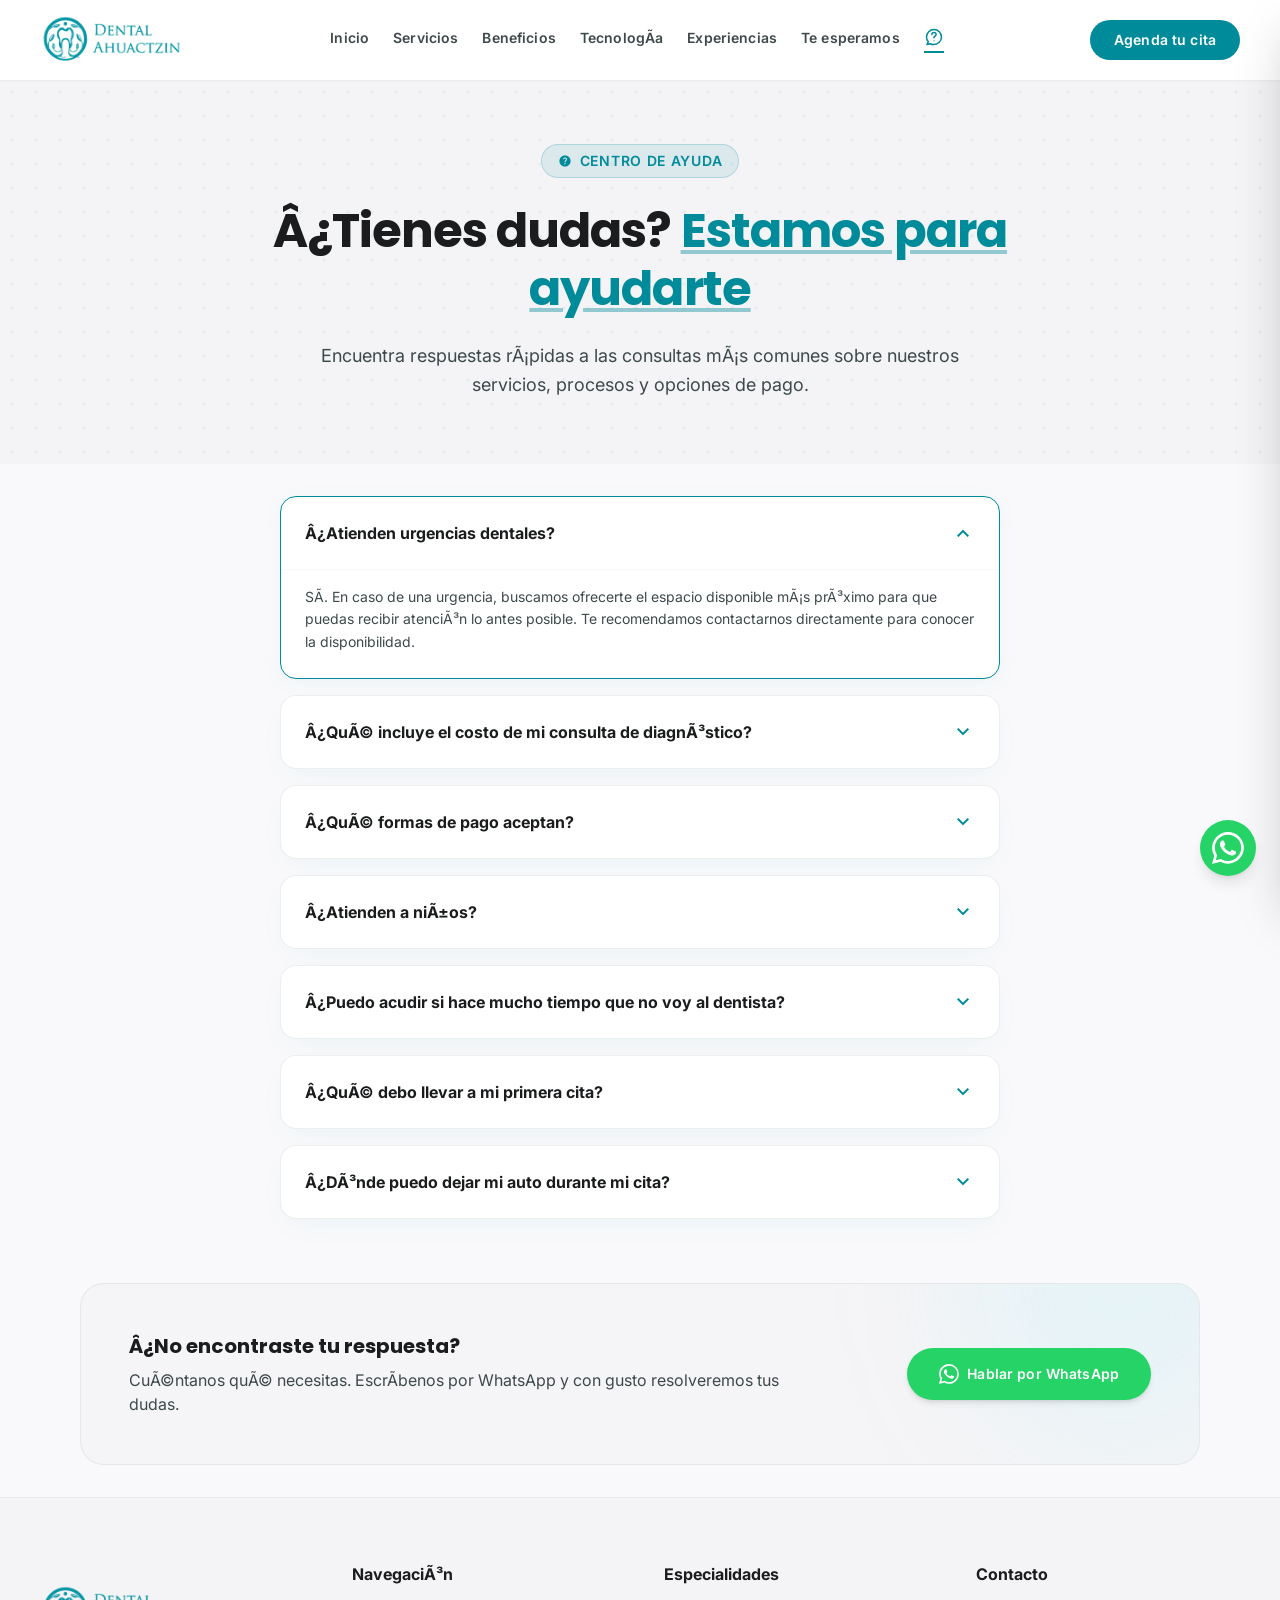
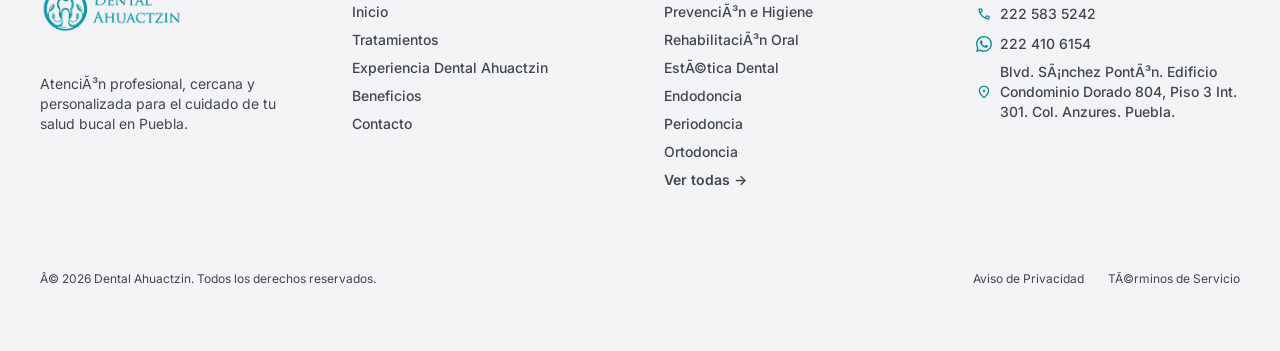
<file: preguntas.html>
<!DOCTYPE html>
<html class="scroll-smooth" lang="es">

<head>
    <!-- Google tag (gtag.js) -->
    <script async src="https://www.googletagmanager.com/gtag/js?id=G-E2VRJBSVTM"></script>
    <script>
        window.dataLayer = window.dataLayer || [];
        function gtag(){dataLayer.push(arguments);}
        gtag('js', new Date());

        gtag('config', 'G-E2VRJBSVTM');
    </script>

    <!-- Facebook Pixel Code -->
    <script>
        !function(f,b,e,v,n,t,s)
        {if(f.fbq)return;n=f.fbq=function(){n.callMethod?
        n.callMethod.apply(n,arguments):n.queue.push(arguments)};
        if(!f._fbq)f._fbq=n;n.push=n;n.loaded=!0;n.version='2.0';
        n.queue=[];t=b.createElement(e);t.async=!0;
        t.src=v;s=b.getElementsByTagName(e)[0];
        s.parentNode.insertBefore(t,s)}(window,document,'script',
        'https://connect.facebook.net/en_US/fbevents.js');
        fbq('init', '1815645686227562');
        fbq('track', 'PageView');
    </script>
    <noscript>
        <img height="1" width="1" style="display:none"
            src="https://www.facebook.com/tr?id=1815645686227562&ev=PageView&noscript=1"/>
    </noscript>
    <!-- End Facebook Pixel Code -->
    <meta charset="utf-8">
    <meta content="width=device-width, initial-scale=1.0" name="viewport">
    <title>Preguntas Frecuentes | Dental Ahuactzin Puebla - Dudas y Costos Dentales</title>
    <meta
        content="Resuelve tus dudas frecuentes sobre urgencias, costos de consulta diagnóstica, formas de pago a meses sin intereses, odontopediatría y estacionamiento en Dental Ahuactzin Puebla."
        name="description">
    <meta name="keywords"
        content="preguntas frecuentes dentista puebla, costo consulta dental puebla, formas de pago dentista puebla, urgencias dentales puebla, dentista ninos puebla, estacionamiento dental ahuactzin">
    <meta name="robots" content="index, follow">
    <meta name="author" content="Dental Ahuactzin">
    <meta name="theme-color" content="#008B9A">

    <!-- Canonical URL -->
    <link rel="canonical" href="https://dentalahuactzin.com/preguntas.html">

    <!-- Geo Tags para SEO Local Puebla -->
    <meta name="geo.region" content="MX-PUE">
    <meta name="geo.placename" content="Puebla, México">
    <meta name="geo.position" content="19.0322;-98.2045">
    <meta name="ICBM" content="19.0322, -98.2045">

    <!-- Open Graph / Facebook -->
    <meta property="og:type" content="website">
    <meta property="og:url" content="https://dentalahuactzin.com/preguntas.html">
    <meta property="og:title" content="Preguntas Frecuentes | Dental Ahuactzin Puebla">
    <meta property="og:description"
        content="Resuelve tus dudas frecuentes sobre urgencias, costos de consulta diagnóstica, formas de pago a meses sin intereses, odontopediatría y citas en Puebla.">
    <meta property="og:image" content="https://dentalahuactzin.com/assets/logo.png">
    <meta property="og:locale" content="es_MX">
    <meta property="og:site_name" content="Dental Ahuactzin">

    <!-- Twitter Card -->
    <meta name="twitter:card" content="summary_large_image">
    <meta name="twitter:url" content="https://dentalahuactzin.com/preguntas.html">
    <meta name="twitter:title" content="Preguntas Frecuentes | Dental Ahuactzin Puebla">
    <meta name="twitter:description"
        content="Resuelve tus dudas frecuentes sobre urgencias, costos de consulta diagnóstica, formas de pago a meses sin intereses, odontopediatría y citas en Puebla.">
    <meta name="twitter:image" content="https://dentalahuactzin.com/assets/logo.png">

    <!-- Structured Data (JSON-LD) - Schema.org FAQPage -->
    <script type="application/ld+json">
    {
      "@context": "https://schema.org",
      "@type": "FAQPage",
      "mainEntity": [
        {
          "@type": "Question",
          "name": "¿Atienden urgencias dentales?",
          "acceptedAnswer": {
            "@type": "Answer",
            "text": "Sí. En caso de una urgencia, buscamos ofrecerte el espacio disponible más próximo para que puedas recibir atención lo antes posible. Te recomendamos contactarnos directamente para conocer la disponibilidad."
          }
        },
        {
          "@type": "Question",
          "name": "¿Qué incluye el costo de mi consulta de diagnóstico?",
          "acceptedAnswer": {
            "@type": "Answer",
            "text": "La cita de diagnóstico incluye revisión, valoración digital, fotos intraorales, radiografías periapicales, plan de tratamiento y presupuesto."
          }
        },
        {
          "@type": "Question",
          "name": "¿Qué formas de pago aceptan?",
          "acceptedAnswer": {
            "@type": "Answer",
            "text": "Aceptamos efectivo, transferencia bancaria y tarjetas de débito y crédito. También contamos con opciones de meses sin intereses con tarjetas participantes, sujetas a montos y condiciones aplicables."
          }
        },
        {
          "@type": "Question",
          "name": "¿Atienden a niños?",
          "acceptedAnswer": {
            "@type": "Answer",
            "text": "Sí. Contamos con atención odontopediátrica para acompañar la salud bucal de niños y adolescentes, desde la prevención hasta los tratamientos que requieran de acuerdo con su edad y necesidades."
          }
        },
        {
          "@type": "Question",
          "name": "¿Puedo acudir si hace mucho tiempo que no voy al dentista?",
          "acceptedAnswer": {
            "@type": "Answer",
            "text": "Claro. No importa cuánto tiempo haya pasado desde tu última visita. Comenzaremos con una valoración para conocer el estado actual de tu salud bucal y explicarte, sin juicios, qué podemos hacer a partir de ahora."
          }
        },
        {
          "@type": "Question",
          "name": "¿Qué debo llevar a mi primera cita?",
          "acceptedAnswer": {
            "@type": "Answer",
            "text": "No necesitas llevar nada en particular. Si cuentas con estudios o indicaciones médicas previas, puedes traerlos y es importante mencionarlos al momento de agendar. En pacientes con diabetes, recomendamos presentar el resultado más reciente de hemoglobina glucosilada (HbA1c)."
          }
        },
        {
          "@type": "Question",
          "name": "¿Dónde puedo dejar mi auto durante mi cita?",
          "acceptedAnswer": {
            "@type": "Answer",
            "text": "Estamos ubicados a la vuelta de Plaza Dorada, donde encontrarás una opción de estacionamiento a pocos pasos de la clínica. Además, frente al edificio contamos con espacios disponibles para estacionarse, sujetos a disponibilidad."
          }
        }
      ]
    }
    </script>

    <!-- Favicon -->
    <link rel="icon" type="image/png" href="assets/favicon_rounded.png">

    <!-- Google Fonts -->
    <link href="https://fonts.googleapis.com" rel="preconnect">
    <link crossorigin="" href="https://fonts.gstatic.com" rel="preconnect">
    <link
        href="https://fonts.googleapis.com/css2?family=Inter:wght@400;500;600;700&amp;family=Poppins:wght@600;700&amp;display=swap"
        rel="stylesheet">

    <!-- Material Symbols -->
    <link
        href="https://fonts.googleapis.com/css2?family=Material+Symbols+Outlined:wght,FILL@100..700,0..1&amp;display=swap"
        rel="stylesheet">

    <script>
        // Detectar carga de la fuente de iconos para evitar el Flash de Texto Sin Estilo (FOUT)
        if ('fonts' in document) {
            document.fonts.load("1em Material Symbols Outlined").then(function () {
                document.documentElement.classList.add("fonts-loaded");
            });
        } else {
            document.documentElement.classList.add("fonts-loaded");
        }
    </script>

    <!-- Tailwind CSS Compilado para Producción -->
    <link href="css/tailwind.min.css" rel="stylesheet">

    <!-- Estilos Personalizados Locales -->
    <link href="css/style.css" rel="stylesheet">
</head>

<body class="bg-background text-on-surface font-body-md selection:bg-primary/30 pt-20">

    <!-- TopNavBar -->
    <header
        class="fixed top-0 left-0 w-full z-40 flex justify-between items-center px-margin-mobile md:px-margin-desktop h-20 max-w-full mx-auto bg-surface-container-lowest shadow-sm transition-all duration-300">
        <a href="index.html" class="flex items-center">
            <img src="assets/logo.webp" alt="Dental Ahuactzin" class="h-32 md:h-36 w-auto object-contain -my-6 md:-my-8">
        </a>
        <nav class="hidden md:flex items-center gap-gutter">
            <a class="text-on-surface-variant pb-1 hover:text-primary transition-colors duration-200 font-label-md text-label-md"
                href="index.html">Inicio</a>
            <a class="text-on-surface-variant pb-1 hover:text-primary transition-colors duration-200 font-label-md text-label-md"
                href="servicios.html">Servicios</a>
            <a class="text-on-surface-variant pb-1 hover:text-primary transition-colors duration-200 font-label-md text-label-md"
                href="beneficios.html">Beneficios</a>
            <a class="text-on-surface-variant pb-1 hover:text-primary transition-colors duration-200 font-label-md text-label-md"
                href="tecnologia.html">Tecnología</a>
            <a class="text-on-surface-variant pb-1 hover:text-primary transition-colors duration-200 font-label-md text-label-md"
                href="experiencia.html">Experiencias</a>
            <a class="text-on-surface-variant pb-1 hover:text-primary transition-colors duration-200 font-label-md text-label-md"
                href="ubicacion.html">Te esperamos</a>
            <a class="text-primary pb-1 border-b-2 border-primary font-label-md text-label-md flex items-center"
                href="preguntas.html" title="Preguntas Frecuentes">
                <svg class="w-5 h-5 fill-none stroke-current stroke-[1.8] shrink-0" viewBox="0 0 24 24"
                    xmlns="http://www.w3.org/2000/svg">
                    <path
                        d="M12 3C7.03 3 3 7.03 3 12c0 2.22.8 4.25 2.14 5.82L3.5 21l3.5-.95C8.4 20.65 10.15 21 12 21c4.97 0 9-4.03 9-9s-4.03-9-9-9z"
                        stroke-linecap="round" stroke-linejoin="round" />
                    <path d="M9.5 9a2.5 2.5 0 0 1 5 0c0 1.5-1.5 2.25-2.5 3v1" stroke-linecap="round"
                        stroke-linejoin="round" />
                    <circle cx="12" cy="16.5" r="0.75" fill="currentColor" stroke="none" />
                </svg>
            </a>
        </nav>
        <div class="flex items-center gap-4">
            <button
                class="cta-booking hidden lg:block bg-primary text-on-primary px-6 py-2.5 rounded-full font-label-md text-label-md hover:brightness-110 active:scale-95 transition-all">
                Agenda tu cita
            </button>
            <button id="mobile-menu-btn" class="md:hidden text-primary p-2 focus:outline-none">
                <span class="material-symbols-outlined text-3xl">menu</span>
            </button>
        </div>
    </header>

    <main>
        <!-- Hero Section -->
        <section class="relative bg-surface-container-low py-16 overflow-hidden">
            <div class="absolute inset-0 opacity-5"
                style="background-image: radial-gradient(#008B9A 2px, transparent 2px); background-size: 24px 24px;">
            </div>
            <div
                class="relative z-10 max-w-container-max mx-auto px-margin-mobile md:px-margin-desktop text-center space-y-6">
                <div
                    class="inline-flex items-center gap-2 bg-primary/10 text-primary px-4 py-1.5 rounded-full border border-primary/20">
                    <span class="material-symbols-outlined text-sm"
                        style="font-variation-settings: 'FILL' 1;">help</span>
                    <span class="font-label-md text-label-md uppercase tracking-wider">Centro de Ayuda</span>
                </div>

                <h1
                    class="font-headline-xl text-headline-lg-mobile md:text-headline-xl text-on-background leading-tight max-w-3xl mx-auto">
                    ¿Tienes dudas? <span class="text-primary underline decoration-primary/40">Estamos para
                        ayudarte</span>
                </h1>
                <p class="font-body-lg text-body-lg text-on-surface-variant max-w-2xl mx-auto leading-relaxed">
                    Encuentra respuestas rápidas a las consultas más comunes sobre nuestros servicios, procesos y
                    opciones de pago.
                </p>
            </div>
        </section>

        <!-- FAQs Accordion Section -->
        <section class="py-stack-lg max-w-[800px] mx-auto px-margin-mobile md:px-margin-desktop">
            <div class="space-y-4">

                <!-- FAQ 1: ¿Atienden urgencias dentales? -->
                <details
                    class="group bg-surface-container-lowest border border-outline-variant/30 rounded-2xl overflow-hidden custom-shadow transition-all duration-300"
                    open>
                    <summary
                        class="flex justify-between items-center p-6 font-bold text-on-background text-base cursor-pointer list-none select-none focus:outline-none">
                        <span>¿Atienden urgencias dentales?</span>
                        <span
                            class="material-symbols-outlined text-primary group-open:rotate-180 transition-transform duration-300">expand_more</span>
                    </summary>
                    <div class="px-6 pb-6 pt-0 border-t border-outline-variant/10">
                        <p class="text-on-surface-variant text-sm leading-relaxed mt-4">
                            Sí. En caso de una urgencia, buscamos ofrecerte el espacio disponible más próximo para que
                            puedas recibir atención lo antes posible. Te recomendamos contactarnos directamente para
                            conocer la disponibilidad.
                        </p>
                    </div>
                </details>

                <!-- FAQ 2: ¿Qué incluye el costo de mi consulta de diagnóstico? -->
                <details
                    class="group bg-surface-container-lowest border border-outline-variant/30 rounded-2xl overflow-hidden custom-shadow transition-all duration-300">
                    <summary
                        class="flex justify-between items-center p-6 font-bold text-on-background text-base cursor-pointer list-none select-none focus:outline-none">
                        <span>¿Qué incluye el costo de mi consulta de diagnóstico?</span>
                        <span
                            class="material-symbols-outlined text-primary group-open:rotate-180 transition-transform duration-300">expand_more</span>
                    </summary>
                    <div class="px-6 pb-6 pt-0 border-t border-outline-variant/10">
                        <p class="text-on-surface-variant text-sm leading-relaxed mt-4">
                            La cita de diagnóstico incluye revisión, valoración digital, fotos intraorales, radiografías
                            periapicales, plan de tratamiento y presupuesto.
                        </p>
                    </div>
                </details>

                <!-- FAQ 3: ¿Qué formas de pago aceptan? -->
                <details
                    class="group bg-surface-container-lowest border border-outline-variant/30 rounded-2xl overflow-hidden custom-shadow transition-all duration-300">
                    <summary
                        class="flex justify-between items-center p-6 font-bold text-on-background text-base cursor-pointer list-none select-none focus:outline-none">
                        <span>¿Qué formas de pago aceptan?</span>
                        <span
                            class="material-symbols-outlined text-primary group-open:rotate-180 transition-transform duration-300">expand_more</span>
                    </summary>
                    <div class="px-6 pb-6 pt-0 border-t border-outline-variant/10">
                        <p class="text-on-surface-variant text-sm leading-relaxed mt-4">
                            Aceptamos efectivo, transferencia bancaria y tarjetas de débito y crédito. También contamos
                            con opciones de meses sin intereses con tarjetas participantes, sujetas a montos y
                            condiciones aplicables.
                        </p>
                    </div>
                </details>

                <!-- FAQ 4: ¿Atienden a niños? -->
                <details
                    class="group bg-surface-container-lowest border border-outline-variant/30 rounded-2xl overflow-hidden custom-shadow transition-all duration-300">
                    <summary
                        class="flex justify-between items-center p-6 font-bold text-on-background text-base cursor-pointer list-none select-none focus:outline-none">
                        <span>¿Atienden a niños?</span>
                        <span
                            class="material-symbols-outlined text-primary group-open:rotate-180 transition-transform duration-300">expand_more</span>
                    </summary>
                    <div class="px-6 pb-6 pt-0 border-t border-outline-variant/10">
                        <p class="text-on-surface-variant text-sm leading-relaxed mt-4">
                            Sí. Contamos con atención odontopediátrica para acompañar la salud bucal de niños y
                            adolescentes, desde la prevención hasta los tratamientos que requieran de acuerdo con su
                            edad y necesidades.
                        </p>
                    </div>
                </details>

                <!-- FAQ 5: ¿Puedo acudir si hace mucho tiempo que no voy al dentista? -->
                <details
                    class="group bg-surface-container-lowest border border-outline-variant/30 rounded-2xl overflow-hidden custom-shadow transition-all duration-300">
                    <summary
                        class="flex justify-between items-center p-6 font-bold text-on-background text-base cursor-pointer list-none select-none focus:outline-none">
                        <span>¿Puedo acudir si hace mucho tiempo que no voy al dentista?</span>
                        <span
                            class="material-symbols-outlined text-primary group-open:rotate-180 transition-transform duration-300">expand_more</span>
                    </summary>
                    <div class="px-6 pb-6 pt-0 border-t border-outline-variant/10">
                        <p class="text-on-surface-variant text-sm leading-relaxed mt-4">
                            Claro. No importa cuánto tiempo haya pasado desde tu última visita. Comenzaremos con una
                            valoración para conocer el estado actual de tu salud bucal y explicarte, sin juicios, qué
                            podemos hacer a partir de ahora.
                        </p>
                    </div>
                </details>

                <!-- FAQ 6: ¿Qué debo llevar a mi primera cita? -->
                <details
                    class="group bg-surface-container-lowest border border-outline-variant/30 rounded-2xl overflow-hidden custom-shadow transition-all duration-300">
                    <summary
                        class="flex justify-between items-center p-6 font-bold text-on-background text-base cursor-pointer list-none select-none focus:outline-none">
                        <span>¿Qué debo llevar a mi primera cita?</span>
                        <span
                            class="material-symbols-outlined text-primary group-open:rotate-180 transition-transform duration-300">expand_more</span>
                    </summary>
                    <div class="px-6 pb-6 pt-0 border-t border-outline-variant/10">
                        <p class="text-on-surface-variant text-sm leading-relaxed mt-4">
                            No necesitas llevar nada en particular. Si cuentas con estudios o indicaciones médicas
                            previas, puedes traerlos y es importante mencionarlos al momento de agendar. En pacientes
                            con diabetes, recomendamos presentar el resultado más reciente de hemoglobina glucosilada
                            (HbA1c).
                        </p>
                    </div>
                </details>

                <!-- FAQ 7: ¿Dónde puedo dejar mi auto durante mi cita? -->
                <details
                    class="group bg-surface-container-lowest border border-outline-variant/30 rounded-2xl overflow-hidden custom-shadow transition-all duration-300">
                    <summary
                        class="flex justify-between items-center p-6 font-bold text-on-background text-base cursor-pointer list-none select-none focus:outline-none">
                        <span>¿Dónde puedo dejar mi auto durante mi cita?</span>
                        <span
                            class="material-symbols-outlined text-primary group-open:rotate-180 transition-transform duration-300">expand_more</span>
                    </summary>
                    <div class="px-6 pb-6 pt-0 border-t border-outline-variant/10">
                        <p class="text-on-surface-variant text-sm leading-relaxed mt-4">
                            Estamos ubicados a la vuelta de Plaza Dorada, donde encontrarás una opción de
                            estacionamiento a pocos pasos de la clínica. Además, frente al edificio contamos con
                            espacios disponibles para estacionarse, sujetos a disponibilidad.
                        </p>
                    </div>
                </details>

            </div>
        </section>

        <!-- FAQ CTA Section -->
        <section class="py-stack-lg max-w-container-max mx-auto px-margin-mobile md:px-margin-desktop">
            <div
                class="relative bg-surface-container-low/80 border border-outline-variant/30 rounded-3xl p-10 md:p-12 flex flex-col md:flex-row items-center justify-between gap-10 overflow-hidden">
                <!-- Destello celeste sutil arriba a la derecha -->
                <div
                    class="absolute top-0 right-0 w-80 h-80 bg-secondary-fixed/15 rounded-full blur-3xl -translate-y-1/2 translate-x-1/4 pointer-events-none">
                </div>

                <div class="relative z-10 max-w-2xl space-y-2 text-left">
                    <h2 class="font-headline-md font-bold text-on-background text-lg md:text-xl">¿No encontraste tu
                        respuesta?</h2>
                    <p class="text-on-surface-variant text-sm md:text-base leading-relaxed">
                        Cuéntanos qué necesitas. Escríbenos por WhatsApp y con gusto resolveremos tus dudas.
                    </p>
                </div>

                <div class="relative z-10 shrink-0 w-full md:w-auto font-label-md text-label-md">
                    <button
                        class="cta-whatsapp w-full md:w-auto bg-[#25D366] hover:bg-[#20ba5a] text-white px-8 py-4 rounded-full flex items-center justify-center gap-2 hover:brightness-110 active:scale-95 transition-all shadow-md">
                        <svg class="w-5 h-5 fill-current shrink-0" viewBox="0 0 16 16"
                            xmlns="http://www.w3.org/2000/svg">
                            <path
                                d="M 13.601 2.326 A 7.85 7.85 0 0 0 7.994 0 C 3.627 0 0.068 3.558 0.064 7.926 c 0 1.399 0.366 2.76 1.057 3.965 L 0 16 l 4.204 -1.102 a 7.9 7.9 0 0 0 3.79 0.965 h 0.004 c 4.368 0 7.926 -3.558 7.93 -7.93 A 7.9 7.9 0 0 0 13.6 2.326 z M 7.994 14.521 a 6.6 6.6 0 0 1 -3.356 -0.92 l -0.24 -0.144 -2.494 0.654 0.666 -2.433 -0.156 -0.251 a 6.56 6.56 0 0 1 -1.007 -3.505 c 0 -3.626 2.957 -6.584 6.591 -6.584 a 6.56 6.56 0 0 1 4.66 1.931 a 6.56 6.56 0 0 1 1.928 4.66 c -0.004 3.639 -2.961 6.592 -6.592 6.592 M 11.609 9.587 c -0.197 -0.099 -1.17 -0.578 -1.353 -0.646 -0.182 -0.065 -0.315 -0.099 -0.445 0.099 -0.133 0.197 -0.513 0.646 -0.627 0.775 -0.114 0.133 -0.232 0.148 -0.43 0.05 -0.197 -0.1 -0.836 -0.308 -1.592 -0.985 -0.59 -0.525 -0.985 -1.175 -1.103 -1.372 -0.114 -0.198 -0.011 -0.304 0.088 -0.403 0.087 -0.088 0.197 -0.232 0.296 -0.346 0.1 -0.114 0.133 -0.198 0.198 -0.33 0.065 -0.134 0.034 -0.248 -0.015 -0.347 -0.05 -0.099 -0.445 -1.076 -0.612 -1.47 -0.16 -0.389 -0.323 -0.335 -0.445 -0.34 -0.114 -0.007 -0.247 -0.007 -0.38 -0.007 a 0.73 0.73 0 0 0 -0.529 0.247 c -0.182 0.198 -0.691 0.677 -0.691 1.654 s 0.71 1.916 0.81 2.049 c 0.098 0.133 1.394 2.132 3.383 2.992 c 0.47 0.205 0.84 0.326 1.129 0.418 c 0.475 0.152 0.904 0.129 1.246 0.08 c 0.38 -0.058 1.171 -0.48 1.338 -0.943 c 0.164 -0.464 0.164 -0.86 0.114 -0.943 c -0.049 -0.084 -0.182 -0.133 -0.38 -0.232 z" />
                        </svg>
                        Hablar por WhatsApp
                    </button>
                </div>
            </div>
        </section>
    </main>

    <!-- Footer -->
    <footer
        class="w-full py-16 px-margin-mobile md:px-margin-desktop flex flex-col items-center gap-12 bg-surface-container-low border-t border-outline-variant/20">
        <div class="w-full max-w-container-max grid grid-cols-1 md:grid-cols-4 gap-12">
            <div class="space-y-4">
                <div class="flex items-center">
                    <img src="assets/logo.webp" alt="Dental Ahuactzin" class="h-36 w-auto object-contain -my-6">
                </div>
                <p class="text-on-surface-variant text-sm">
                    Atención profesional, cercana y personalizada para el cuidado de tu salud bucal en Puebla.
                </p>
            </div>
            <div>
                <h4 class="font-bold mb-4">Navegación</h4>
                <ul class="space-y-2 text-sm text-on-surface-variant font-medium">
                    <li><a class="hover:text-primary transition-colors" href="index.html">Inicio</a></li>
                    <li><a class="hover:text-primary transition-colors" href="servicios.html">Tratamientos</a></li>
                    <li><a class="hover:text-primary transition-colors" href="experiencia.html">Experiencia Dental
                            Ahuactzin</a></li>
                    <li><a class="hover:text-primary transition-colors" href="beneficios.html">Beneficios</a></li>
                    <li><a class="hover:text-primary transition-colors" href="ubicacion.html">Contacto</a></li>
                </ul>
            </div>
            <div>
                <h4 class="font-bold mb-4">Especialidades</h4>
                <ul class="space-y-2 text-sm text-on-surface-variant font-medium">
                    <li><a class="hover:text-primary transition-colors" href="servicios.html">Prevención e Higiene</a>
                    </li>
                    <li><a class="hover:text-primary transition-colors" href="servicios.html">Rehabilitación Oral</a>
                    </li>
                    <li><a class="hover:text-primary transition-colors" href="servicios.html">Estética Dental</a></li>
                    <li><a class="hover:text-primary transition-colors" href="servicios.html">Endodoncia</a></li>
                    <li><a class="hover:text-primary transition-colors" href="servicios.html">Periodoncia</a></li>
                    <li><a class="hover:text-primary transition-colors" href="servicios.html">Ortodoncia</a></li>
                    <li><a class="hover:text-primary font-semibold transition-colors inline-flex items-center gap-1"
                            href="servicios.html">Ver todas &rarr;</a></li>
                </ul>
            </div>
            <div>
                <h4 class="font-bold mb-4">Contacto</h4>
                <ul class="space-y-2 text-sm text-on-surface-variant font-medium">
                    <li class="flex items-center gap-2">
                        <span class="material-symbols-outlined text-primary text-base">call</span>
                        <span>222 583 5242</span>
                    </li>
                    <li
                        class="flex items-center gap-2 cursor-pointer hover:text-primary transition-colors cta-whatsapp">
                        <svg class="w-4 h-4 text-primary fill-current shrink-0" viewBox="0 0 16 16"
                            xmlns="http://www.w3.org/2000/svg">
                            <path
                                d="M 13.601 2.326 A 7.85 7.85 0 0 0 7.994 0 C 3.627 0 0.068 3.558 0.064 7.926 c 0 1.399 0.366 2.76 1.057 3.965 L 0 16 l 4.204 -1.102 a 7.9 7.9 0 0 0 3.79 0.965 h 0.004 c 4.368 0 7.926 -3.558 7.93 -7.93 A 7.9 7.9 0 0 0 13.6 2.326 z M 7.994 14.521 a 6.6 6.6 0 0 1 -3.356 -0.92 l -0.24 -0.144 -2.494 0.654 0.666 -2.433 -0.156 -0.251 a 6.56 6.56 0 0 1 -1.007 -3.505 c 0 -3.626 2.957 -6.584 6.591 -6.584 a 6.56 6.56 0 0 1 4.66 1.931 a 6.56 6.56 0 0 1 1.928 4.66 c -0.004 3.639 -2.961 6.592 -6.592 6.592 M 11.609 9.587 c -0.197 -0.099 -1.17 -0.578 -1.353 -0.646 -0.182 -0.065 -0.315 -0.099 -0.445 0.099 -0.133 0.197 -0.513 0.646 -0.627 0.775 -0.114 0.133 -0.232 0.148 -0.43 0.05 -0.197 -0.1 -0.836 -0.308 -1.592 -0.985 -0.59 -0.525 -0.985 -1.175 -1.103 -1.372 -0.114 -0.198 -0.011 -0.304 0.088 -0.403 0.087 -0.088 0.197 -0.232 0.296 -0.346 0.1 -0.114 0.133 -0.198 0.198 -0.33 0.065 -0.134 0.034 -0.248 -0.015 -0.347 -0.05 -0.099 -0.445 -1.076 -0.612 -1.47 -0.16 -0.389 -0.323 -0.335 -0.445 -0.34 -0.114 -0.007 -0.247 -0.007 -0.38 -0.007 a 0.73 0.73 0 0 0 -0.529 0.247 c -0.182 0.198 -0.691 0.677 -0.691 1.654 s 0.71 1.916 0.81 2.049 c 0.098 0.133 1.394 2.132 3.383 2.992 c 0.47 0.205 0.84 0.326 1.129 0.418 c 0.475 0.152 0.904 0.129 1.246 0.08 c 0.38 -0.058 1.171 -0.48 1.338 -0.943 c 0.164 -0.464 0.164 -0.86 0.114 -0.943 c -0.049 -0.084 -0.182 -0.133 -0.38 -0.232 z" />
                        </svg>
                        <span>222 410 6154</span>
                    </li>
                    <li class="flex items-center gap-2">
                        <span class="material-symbols-outlined text-primary text-base">location_on</span>
                        <span>Blvd. Sánchez Pontón. Edificio
                            Condominio Dorado 804, Piso 3 Int.
                            301. Col. Anzures. Puebla.</span>
                    </li>
                </ul>
            </div>
        </div>
        <div
            class="w-full max-w-container-max border-t border-outline-variant/10 pt-8 flex flex-col md:flex-row justify-between items-center gap-4 text-xs text-on-surface-variant">
            <span>© 2026 Dental Ahuactzin. Todos los derechos reservados.</span>
            <div class="flex gap-6">
                <a class="hover:text-primary transition-colors" href="#">Aviso de Privacidad</a>
                <a class="hover:text-primary transition-colors" href="#">Términos de Servicio</a>
            </div>
        </div>
    </footer>

    <!-- Mobile Menu Drawer (Shared Component) -->
    <div id="mobile-menu-overlay"
        class="fixed inset-0 bg-black opacity-0 pointer-events-none z-45 transition-opacity duration-300"></div>
    <div id="mobile-menu"
        class="fixed top-0 right-0 w-80 h-full bg-white z-50 shadow-2xl translate-x-full flex flex-col p-6 transition-transform duration-300">
        <div class="flex justify-between items-center mb-8">
            <div class="flex items-center">
                <img src="assets/logo.webp" alt="Dental Ahuactzin" class="h-20 w-auto object-contain">
            </div>
            <button id="close-menu-btn" class="text-on-surface-variant hover:text-primary p-2 focus:outline-none">
                <span class="material-symbols-outlined text-3xl">close</span>
            </button>
        </div>
        <nav class="flex flex-col gap-6 text-lg font-medium">
            <a class="text-on-surface-variant hover:text-primary transition-colors py-2 border-b border-outline-variant/10"
                href="index.html">Inicio</a>
            <a class="text-on-surface-variant hover:text-primary transition-colors py-2 border-b border-outline-variant/10"
                href="servicios.html">Servicios</a>
            <a class="text-on-surface-variant hover:text-primary transition-colors py-2 border-b border-outline-variant/10"
                href="beneficios.html">Beneficios</a>
            <a class="text-on-surface-variant hover:text-primary transition-colors py-2 border-b border-outline-variant/10"
                href="tecnologia.html">Tecnología</a>
            <a class="text-on-surface-variant hover:text-primary transition-colors py-2 border-b border-outline-variant/10"
                href="experiencia.html">Experiencias</a>
            <a class="text-on-surface-variant hover:text-primary transition-colors py-2 border-b border-outline-variant/10"
                href="ubicacion.html">Te esperamos</a>
            <a class="text-primary font-bold py-2 border-b border-outline-variant/10 flex items-center justify-between"
                href="preguntas.html">Preguntas Frecuentes
                <svg class="w-5 h-5 fill-none stroke-current stroke-[1.8] shrink-0" viewBox="0 0 24 24"
                    xmlns="http://www.w3.org/2000/svg">
                    <path
                        d="M12 3C7.03 3 3 7.03 3 12c0 2.22.8 4.25 2.14 5.82L3.5 21l3.5-.95C8.4 20.65 10.15 21 12 21c4.97 0 9-4.03 9-9s-4.03-9-9-9z"
                        stroke-linecap="round" stroke-linejoin="round" />
                    <path d="M9.5 9a2.5 2.5 0 0 1 5 0c0 1.5-1.5 2.25-2.5 3v1" stroke-linecap="round"
                        stroke-linejoin="round" />
                    <circle cx="12" cy="16.5" r="0.75" fill="currentColor" stroke="none" />
                </svg>
            </a>
        </nav>
        <div class="mt-auto">
            <button
                class="cta-booking w-full bg-primary text-on-primary py-3 rounded-full font-semibold hover:brightness-110 active:scale-95 transition-all text-center">
                Agenda tu cita
            </button>
        </div>
    </div>

    <!-- Botón Flotante de WhatsApp -->
    <button
        class="cta-whatsapp fixed bottom-6 right-6 w-14 h-14 bg-[#25D366] text-white rounded-full flex items-center justify-center shadow-lg hover:scale-110 hover:bg-[#20ba5a] active:scale-95 transition-all duration-300 z-50 group cursor-pointer"
        aria-label="Contactar por WhatsApp">
        <svg class="w-8 h-8" viewBox="0 0 16 16" xmlns="http://www.w3.org/2000/svg">
            <path fill="#ffffff"
                d="M 13.601 2.326 A 7.85 7.85 0 0 0 7.994 0 C 3.627 0 0.068 3.558 0.064 7.926 c 0 1.399 0.366 2.76 1.057 3.965 L 0 16 l 4.204 -1.102 a 7.9 7.9 0 0 0 3.79 0.965 h 0.004 c 4.368 0 7.926 -3.558 7.93 -7.93 A 7.9 7.9 0 0 0 13.6 2.326 z M 7.994 14.521 a 6.6 6.6 0 0 1 -3.356 -0.92 l -0.24 -0.144 -2.494 0.654 0.666 -2.433 -0.156 -0.251 a 6.56 6.56 0 0 1 -1.007 -3.505 c 0 -3.626 2.957 -6.584 6.591 -6.584 a 6.56 6.56 0 0 1 4.66 1.931 a 6.56 6.56 0 0 1 1.928 4.66 c -0.004 3.639 -2.961 6.592 -6.592 6.592 M 11.609 9.587 c -0.197 -0.099 -1.17 -0.578 -1.353 -0.646 -0.182 -0.065 -0.315 -0.099 -0.445 0.099 -0.133 0.197 -0.513 0.646 -0.627 0.775 -0.114 0.133 -0.232 0.148 -0.43 0.05 -0.197 -0.1 -0.836 -0.308 -1.592 -0.985 -0.59 -0.525 -0.985 -1.175 -1.103 -1.372 -0.114 -0.198 -0.011 -0.304 0.088 -0.403 0.087 -0.088 0.197 -0.232 0.296 -0.346 0.1 -0.114 0.133 -0.198 0.198 -0.33 0.065 -0.134 0.034 -0.248 -0.015 -0.347 -0.05 -0.099 -0.445 -1.076 -0.612 -1.47 -0.16 -0.389 -0.323 -0.335 -0.445 -0.34 -0.114 -0.007 -0.247 -0.007 -0.38 -0.007 a 0.73 0.73 0 0 0 -0.529 0.247 c -0.182 0.198 -0.691 0.677 -0.691 1.654 s 0.71 1.916 0.81 2.049 c 0.098 0.133 1.394 2.132 3.383 2.992 c 0.47 0.205 0.84 0.326 1.129 0.418 c 0.475 0.152 0.904 0.129 1.246 0.08 c 0.38 -0.058 1.171 -0.48 1.338 -0.943 c 0.164 -0.464 0.164 -0.86 0.114 -0.943 c -0.049 -0.084 -0.182 -0.133 -0.38 -0.232 z" />
        </svg>
        <span
            class="absolute right-16 bg-surface-container-lowest text-on-surface border border-outline-variant/30 text-sm font-label-md px-3 py-1.5 rounded-lg opacity-0 pointer-events-none group-hover:opacity-100 transition-opacity duration-300 whitespace-nowrap shadow-md">
            ¿En qué podemos ayudarte?
        </span>
    </button>

    <!-- Scripts de Interactividad Locales -->
    <script src="js/main.js"></script>
</body>

</html>
</file>
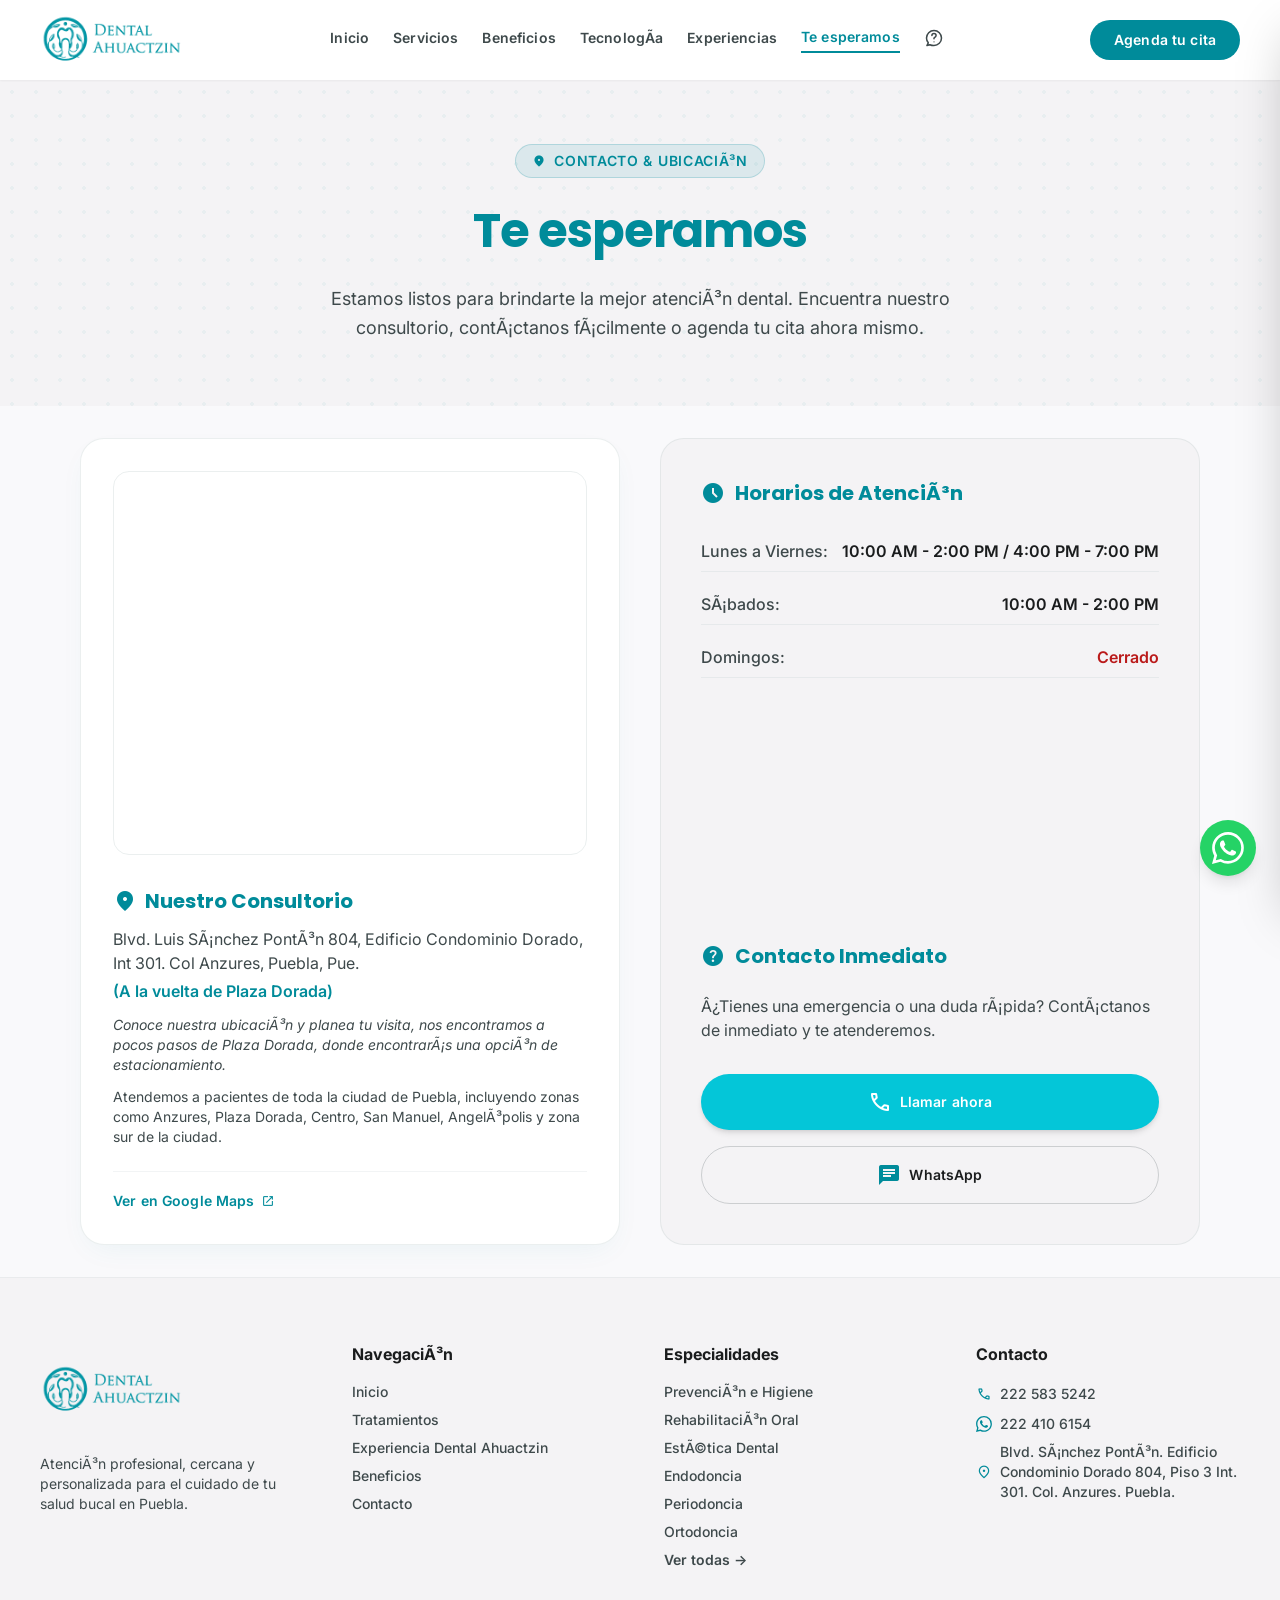
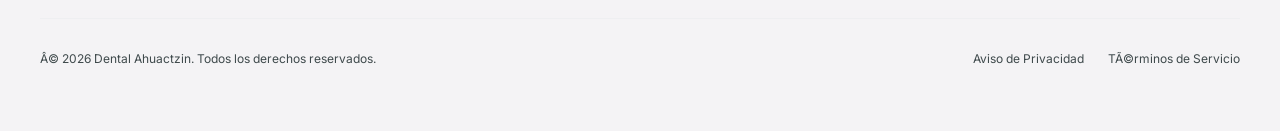
<file: ubicacion.html>
<!DOCTYPE html>
<html class="scroll-smooth" lang="es">

<head>
    <!-- Google tag (gtag.js) -->
    <script async src="https://www.googletagmanager.com/gtag/js?id=G-E2VRJBSVTM"></script>
    <script>
        window.dataLayer = window.dataLayer || [];
        function gtag() { dataLayer.push(arguments); }
        gtag('js', new Date());

        gtag('config', 'G-E2VRJBSVTM');
    </script>

    <!-- Facebook Pixel Code -->
    <script>
        !function(f,b,e,v,n,t,s)
        {if(f.fbq)return;n=f.fbq=function(){n.callMethod?
        n.callMethod.apply(n,arguments):n.queue.push(arguments)};
        if(!f._fbq)f._fbq=n;n.push=n;n.loaded=!0;n.version='2.0';
        n.queue=[];t=b.createElement(e);t.async=!0;
        t.src=v;s=b.getElementsByTagName(e)[0];
        s.parentNode.insertBefore(t,s)}(window,document,'script',
        'https://connect.facebook.net/en_US/fbevents.js');
        fbq('init', '1815645686227562');
        fbq('track', 'PageView');
    </script>
    <noscript>
        <img height="1" width="1" style="display:none"
            src="https://www.facebook.com/tr?id=1815645686227562&ev=PageView&noscript=1"/>
    </noscript>
    <!-- End Facebook Pixel Code -->
    <meta charset="utf-8">
    <meta content="width=device-width, initial-scale=1.0" name="viewport">
    <title>Ubicación y Contacto | Dental Ahuactzin Puebla - Anzures / Plaza Dorada</title>
    <meta
        content="Visítanos en Dental Ahuactzin Puebla. Conoce nuestra dirección en Col. Anzures (junto a Plaza Dorada), horarios de atención, teléfonos y WhatsApp."
        name="description">
    <meta name="keywords"
        content="dentista en anzures puebla, dentista cerca plaza dorada, clinica dental puebla direccion, dental ahuactzin telefono, cita dentista puebla, consultorio dental anzures">
    <meta name="robots" content="index, follow">
    <meta name="author" content="Dental Ahuactzin">
    <meta name="theme-color" content="#008B9A">

    <!-- Canonical URL -->
    <link rel="canonical" href="https://dentalahuactzin.com/ubicacion.html">

    <!-- Geo Tags para SEO Local Puebla -->
    <meta name="geo.region" content="MX-PUE">
    <meta name="geo.placename" content="Puebla, México">
    <meta name="geo.position" content="19.0322;-98.2045">
    <meta name="ICBM" content="19.0322, -98.2045">

    <!-- Open Graph / Facebook -->
    <meta property="og:type" content="website">
    <meta property="og:url" content="https://dentalahuactzin.com/ubicacion.html">
    <meta property="og:title" content="Ubicación y Contacto | Dental Ahuactzin Puebla">
    <meta property="og:description"
        content="Visítanos en Dental Ahuactzin Puebla. Conoce nuestra dirección en Col. Anzures (junto a Plaza Dorada), horarios de atención, teléfonos y WhatsApp.">
    <meta property="og:image" content="https://dentalahuactzin.com/assets/logo.png">
    <meta property="og:locale" content="es_MX">
    <meta property="og:site_name" content="Dental Ahuactzin">

    <!-- Twitter Card -->
    <meta name="twitter:card" content="summary_large_image">
    <meta name="twitter:url" content="https://dentalahuactzin.com/ubicacion.html">
    <meta name="twitter:title" content="Ubicación y Contacto | Dental Ahuactzin Puebla">
    <meta name="twitter:description"
        content="Visítanos en Dental Ahuactzin Puebla. Conoce nuestra dirección en Col. Anzures (junto a Plaza Dorada), horarios de atención, teléfonos y WhatsApp.">
    <meta name="twitter:image" content="https://dentalahuactzin.com/assets/logo.png">

    <!-- Structured Data (JSON-LD) - Schema.org Dentist & Location -->
    <script type="application/ld+json">
    {
      "@context": "https://schema.org",
      "@type": "Dentist",
      "@id": "https://dentalahuactzin.com/#dentist",
      "name": "Dental Ahuactzin",
      "url": "https://dentalahuactzin.com/ubicacion.html",
      "telephone": "+522224106154",
      "address": {
        "@type": "PostalAddress",
        "streetAddress": "Blvd. Luis Sánchez Pontón 804, Edificio Condominio Dorado, Piso 3 Int. 301, Col. Anzures",
        "addressLocality": "Puebla",
        "addressRegion": "PUE",
        "postalCode": "72530",
        "addressCountry": "MX"
      },
      "geo": {
        "@type": "GeoCoordinates",
        "latitude": 19.0322,
        "longitude": -98.2045
      },
      "openingHoursSpecification": [
        {
          "@type": "OpeningHoursSpecification",
          "dayOfWeek": ["Monday", "Tuesday", "Wednesday", "Thursday", "Friday"],
          "opens": "10:00",
          "closes": "14:00"
        },
        {
          "@type": "OpeningHoursSpecification",
          "dayOfWeek": ["Monday", "Tuesday", "Wednesday", "Thursday", "Friday"],
          "opens": "16:00",
          "closes": "19:00"
        },
        {
          "@type": "OpeningHoursSpecification",
          "dayOfWeek": "Saturday",
          "opens": "10:00",
          "closes": "14:00"
        }
      ],
      "contactPoint": {
        "@type": "ContactPoint",
        "telephone": "+522224106154",
        "contactType": "customer service",
        "areaServed": "MX",
        "availableLanguage": ["Spanish"]
      },
      "hasMap": "https://maps.app.goo.gl/z5msoxQbiEPcBT1P9"
    }
    </script>

    <!-- Favicon -->
    <link rel="icon" type="image/png" href="assets/favicon_rounded.png">

    <!-- Google Fonts -->
    <link href="https://fonts.googleapis.com" rel="preconnect">
    <link crossorigin="" href="https://fonts.gstatic.com" rel="preconnect">
    <link
        href="https://fonts.googleapis.com/css2?family=Inter:wght@400;500;600;700&amp;family=Poppins:wght@600;700&amp;display=swap"
        rel="stylesheet">

    <!-- Material Symbols -->
    <link
        href="https://fonts.googleapis.com/css2?family=Material+Symbols+Outlined:wght,FILL@100..700,0..1&amp;display=swap"
        rel="stylesheet">

    <script>
        // Detectar carga de la fuente de iconos para evitar el Flash de Texto Sin Estilo (FOUT)
        if ('fonts' in document) {
            document.fonts.load("1em Material Symbols Outlined").then(function () {
                document.documentElement.classList.add("fonts-loaded");
            });
        } else {
            document.documentElement.classList.add("fonts-loaded");
        }
    </script>

    <!-- Tailwind CSS Compilado para Producción -->
    <link href="css/tailwind.min.css" rel="stylesheet">

    <!-- Estilos Personalizados Locales -->
    <link href="css/style.css" rel="stylesheet">
</head>

<body class="bg-background text-on-surface font-body-md selection:bg-primary/30 pt-20">

    <!-- TopNavBar -->
    <header
        class="fixed top-0 left-0 w-full z-40 flex justify-between items-center px-margin-mobile md:px-margin-desktop h-20 max-w-full mx-auto bg-surface-container-lowest shadow-sm transition-all duration-300">
        <a href="index.html" class="flex items-center">
            <img src="assets/logo.webp" alt="Dental Ahuactzin"
                class="h-32 md:h-36 w-auto object-contain -my-6 md:-my-8">
        </a>
        <nav class="hidden md:flex items-center gap-gutter">
            <a class="text-on-surface-variant pb-1 hover:text-primary transition-colors duration-200 font-label-md text-label-md"
                href="index.html">Inicio</a>
            <a class="text-on-surface-variant pb-1 hover:text-primary transition-colors duration-200 font-label-md text-label-md"
                href="servicios.html">Servicios</a>
            <a class="text-on-surface-variant pb-1 hover:text-primary transition-colors duration-200 font-label-md text-label-md"
                href="beneficios.html">Beneficios</a>
            <a class="text-on-surface-variant pb-1 hover:text-primary transition-colors duration-200 font-label-md text-label-md"
                href="tecnologia.html">Tecnología</a>
            <a class="text-on-surface-variant pb-1 hover:text-primary transition-colors duration-200 font-label-md text-label-md"
                href="experiencia.html">Experiencias</a>
            <a class="text-primary pb-1 border-b-2 border-primary font-label-md text-label-md" href="ubicacion.html">Te
                esperamos</a>
            <a class="text-on-surface-variant pb-1 hover:text-primary transition-colors duration-200 font-label-md text-label-md flex items-center"
                href="preguntas.html" title="Preguntas Frecuentes">
                <svg class="w-5 h-5 fill-none stroke-current stroke-[1.8] shrink-0" viewBox="0 0 24 24"
                    xmlns="http://www.w3.org/2000/svg">
                    <path
                        d="M12 3C7.03 3 3 7.03 3 12c0 2.22.8 4.25 2.14 5.82L3.5 21l3.5-.95C8.4 20.65 10.15 21 12 21c4.97 0 9-4.03 9-9s-4.03-9-9-9z"
                        stroke-linecap="round" stroke-linejoin="round" />
                    <path d="M9.5 9a2.5 2.5 0 0 1 5 0c0 1.5-1.5 2.25-2.5 3v1" stroke-linecap="round"
                        stroke-linejoin="round" />
                    <circle cx="12" cy="16.5" r="0.75" fill="currentColor" stroke="none" />
                </svg>
            </a>
        </nav>
        <div class="flex items-center gap-4">
            <button
                class="cta-booking hidden lg:block bg-primary text-on-primary px-6 py-2.5 rounded-full font-label-md text-label-md hover:brightness-110 active:scale-95 transition-all">
                Agenda tu cita
            </button>
            <button id="mobile-menu-btn" class="md:hidden text-primary p-2 focus:outline-none">
                <span class="material-symbols-outlined text-3xl">menu</span>
            </button>
        </div>
    </header>

    <main>
        <!-- Hero Section -->
        <section class="relative bg-surface-container-low py-16 overflow-hidden">
            <div class="absolute inset-0 opacity-5"
                style="background-image: radial-gradient(#008B9A 2px, transparent 2px); background-size: 24px 24px;">
            </div>
            <div
                class="relative z-10 max-w-container-max mx-auto px-margin-mobile md:px-margin-desktop text-center space-y-6">
                <div
                    class="inline-flex items-center gap-2 bg-primary/10 text-primary px-4 py-1.5 rounded-full border border-primary/20">
                    <span class="material-symbols-outlined text-sm"
                        style="font-variation-settings: 'FILL' 1;">location_on</span>
                    <span class="font-label-md text-label-md uppercase tracking-wider">Contacto &amp; Ubicación</span>
                </div>

                <h1
                    class="font-headline-xl text-headline-lg-mobile md:text-headline-xl text-primary leading-tight max-w-3xl mx-auto">
                    Te esperamos
                </h1>
                <p class="font-body-lg text-body-lg text-on-surface-variant max-w-2xl mx-auto leading-relaxed">
                    Estamos listos para brindarte la mejor atención dental. Encuentra nuestro consultorio, contáctanos
                    fácilmente o agenda tu cita ahora mismo.
                </p>
            </div>
        </section>

        <!-- Main Content Section: Map vs Details -->
        <section class="py-stack-lg max-w-container-max mx-auto px-margin-mobile md:px-margin-desktop">
            <div class="grid grid-cols-1 lg:grid-cols-2 gap-10 items-stretch">

                <!-- Left Column: Map and Address -->
                <div
                    class="bg-surface-container-lowest border border-outline-variant/30 rounded-3xl p-6 md:p-8 custom-shadow flex flex-col justify-between space-y-6">
                    <div class="space-y-4 flex-grow">
                        <!-- Mapa interactivo de Google Maps real -->
                        <div
                            class="w-full h-72 md:h-96 rounded-2xl overflow-hidden border border-outline-variant/30 relative">
                            <iframe
                                src="https://maps.google.com/maps?q=Dental%20Ahuactzin,%20Blvd.%20Luis%20S%C3%A1nchez%20Pont%C3%B3n%20804,%20Anzures,%20Puebla&t=&z=16&ie=UTF8&iwloc=&output=embed"
                                class="absolute inset-0 w-full h-full border-0" allowfullscreen="" loading="lazy"
                                referrerpolicy="no-referrer-when-downgrade">
                            </iframe>
                        </div>

                        <div class="space-y-3 pt-4">
                            <h3
                                class="font-headline-md font-bold text-primary flex items-center gap-2 text-lg md:text-xl">
                                <span class="material-symbols-outlined"
                                    style="font-variation-settings: 'FILL' 1;">location_on</span>
                                Nuestro Consultorio
                            </h3>
                            <p class="text-on-surface-variant text-sm md:text-base leading-relaxed">
                                Blvd. Luis Sánchez Pontón 804, Edificio Condominio Dorado, Int 301. Col Anzures, Puebla,
                                Pue.
                                <span class="block font-semibold text-primary mt-1">(A la vuelta de Plaza Dorada)</span>
                            </p>
                            <p class="text-on-surface-variant text-xs md:text-sm italic">
                                Conoce nuestra ubicación y planea tu visita, nos encontramos a pocos pasos de Plaza
                                Dorada, donde encontrarás una opción de estacionamiento.
                            </p>
                            <p class="text-on-surface-variant text-xs md:text-sm">
                                Atendemos a pacientes de toda la ciudad de Puebla, incluyendo zonas como Anzures, Plaza
                                Dorada, Centro, San Manuel, Angelópolis y zona sur de la ciudad.
                            </p>
                        </div>
                    </div>

                    <div class="pt-4 border-t border-outline-variant/20 shrink-0">
                        <a href="https://maps.app.goo.gl/z5msoxQbiEPcBT1P9" target="_blank"
                            class="text-primary font-label-md text-label-md hover:underline inline-flex items-center gap-1.5 group">
                            Ver en Google Maps
                            <span
                                class="material-symbols-outlined text-sm group-hover:translate-x-0.5 group-hover:-translate-y-0.5 transition-transform">open_in_new</span>
                        </a>
                    </div>
                </div>

                <!-- Right Column: Schedule & Quick Contact Info -->
                <div
                    class="bg-surface-container-low border border-outline-variant/30 rounded-3xl p-8 md:p-10 flex flex-col justify-between space-y-8">

                    <!-- Horarios de Atención -->
                    <div class="space-y-6">
                        <h3
                            class="font-headline-md font-bold text-primary flex items-center gap-2.5 text-lg md:text-xl">
                            <span class="material-symbols-outlined"
                                style="font-variation-settings: 'FILL' 1;">schedule</span>
                            Horarios de Atención
                        </h3>
                        <div class="space-y-3 font-medium text-sm md:text-base text-on-surface-variant">
                            <div class="flex justify-between items-center py-2 border-b border-outline-variant/25">
                                <span>Lunes a Viernes:</span>
                                <span class="text-on-surface font-semibold text-right">10:00 AM - 2:00 PM<br
                                        class="sm:hidden"> / 4:00 PM - 7:00 PM</span>
                            </div>
                            <div class="flex justify-between items-center py-2 border-b border-outline-variant/25">
                                <span>Sábados:</span>
                                <span class="text-on-surface font-semibold text-right">10:00 AM - 2:00 PM</span>
                            </div>
                            <div class="flex justify-between items-center py-2 border-b border-outline-variant/25">
                                <span>Domingos:</span>
                                <span class="text-error font-semibold text-right">Cerrado</span>
                            </div>
                        </div>
                    </div>

                    <!-- Contacto Inmediato -->
                    <div class="space-y-6">
                        <h3
                            class="font-headline-md font-bold text-primary flex items-center gap-2.5 text-lg md:text-xl">
                            <span class="material-symbols-outlined"
                                style="font-variation-settings: 'FILL' 1;">help</span>
                            Contacto Inmediato
                        </h3>
                        <p class="text-on-surface-variant text-sm md:text-base">
                            ¿Tienes una emergencia o una duda rápida? Contáctanos de inmediato y te atenderemos.
                        </p>

                        <div class="flex flex-col gap-4 font-label-md text-label-md pt-2">
                            <!-- Botón de Llamar -->
                            <a href="tel:2224106154"
                                class="bg-secondary text-white px-8 py-4 rounded-full flex items-center justify-center gap-2 hover:brightness-110 active:scale-95 transition-all shadow-md">
                                <span class="material-symbols-outlined">call</span>
                                Llamar ahora
                            </a>
                            <!-- Botón de WhatsApp -->
                            <button
                                class="cta-whatsapp bg-transparent border border-outline/30 text-on-surface hover:bg-surface-variant px-8 py-4 rounded-full flex items-center justify-center gap-2 hover:brightness-110 active:scale-95 transition-all">
                                <span class="material-symbols-outlined text-primary"
                                    style="font-variation-settings: 'FILL' 1;">chat</span>
                                WhatsApp
                            </button>
                        </div>
                    </div>

                </div>

            </div>
        </section>
    </main>

    <!-- Footer -->
    <footer
        class="w-full py-16 px-margin-mobile md:px-margin-desktop flex flex-col items-center gap-12 bg-surface-container-low border-t border-outline-variant/20">
        <div class="w-full max-w-container-max grid grid-cols-1 md:grid-cols-4 gap-12">
            <div class="space-y-4">
                <div class="flex items-center">
                    <img src="assets/logo.webp" alt="Dental Ahuactzin" class="h-36 w-auto object-contain -my-6">
                </div>
                <p class="text-on-surface-variant text-sm">
                    Atención profesional, cercana y personalizada para el cuidado de tu salud bucal en Puebla.
                </p>
            </div>
            <div>
                <h4 class="font-bold mb-4">Navegación</h4>
                <ul class="space-y-2 text-sm text-on-surface-variant font-medium">
                    <li><a class="hover:text-primary transition-colors" href="index.html">Inicio</a></li>
                    <li><a class="hover:text-primary transition-colors" href="servicios.html">Tratamientos</a></li>
                    <li><a class="hover:text-primary transition-colors" href="experiencia.html">Experiencia Dental
                            Ahuactzin</a></li>
                    <li><a class="hover:text-primary transition-colors" href="beneficios.html">Beneficios</a></li>
                    <li><a class="hover:text-primary transition-colors" href="ubicacion.html">Contacto</a></li>
                </ul>
            </div>
            <div>
                <h4 class="font-bold mb-4">Especialidades</h4>
                <ul class="space-y-2 text-sm text-on-surface-variant font-medium">
                    <li><a class="hover:text-primary transition-colors" href="servicios.html">Prevención e Higiene</a>
                    </li>
                    <li><a class="hover:text-primary transition-colors" href="servicios.html">Rehabilitación Oral</a>
                    </li>
                    <li><a class="hover:text-primary transition-colors" href="servicios.html">Estética Dental</a></li>
                    <li><a class="hover:text-primary transition-colors" href="servicios.html">Endodoncia</a></li>
                    <li><a class="hover:text-primary transition-colors" href="servicios.html">Periodoncia</a></li>
                    <li><a class="hover:text-primary transition-colors" href="servicios.html">Ortodoncia</a></li>
                    <li><a class="hover:text-primary font-semibold transition-colors inline-flex items-center gap-1"
                            href="servicios.html">Ver todas &rarr;</a></li>
                </ul>
            </div>
            <div>
                <h4 class="font-bold mb-4">Contacto</h4>
                <ul class="space-y-2 text-sm text-on-surface-variant font-medium">
                    <li class="flex items-center gap-2">
                        <span class="material-symbols-outlined text-primary text-base">call</span>
                        <span>222 583 5242</span>
                    </li>
                    <li
                        class="flex items-center gap-2 cursor-pointer hover:text-primary transition-colors cta-whatsapp">
                        <svg class="w-4 h-4 text-primary fill-current shrink-0" viewBox="0 0 16 16"
                            xmlns="http://www.w3.org/2000/svg">
                            <path
                                d="M 13.601 2.326 A 7.85 7.85 0 0 0 7.994 0 C 3.627 0 0.068 3.558 0.064 7.926 c 0 1.399 0.366 2.76 1.057 3.965 L 0 16 l 4.204 -1.102 a 7.9 7.9 0 0 0 3.79 0.965 h 0.004 c 4.368 0 7.926 -3.558 7.93 -7.93 A 7.9 7.9 0 0 0 13.6 2.326 z M 7.994 14.521 a 6.6 6.6 0 0 1 -3.356 -0.92 l -0.24 -0.144 -2.494 0.654 0.666 -2.433 -0.156 -0.251 a 6.56 6.56 0 0 1 -1.007 -3.505 c 0 -3.626 2.957 -6.584 6.591 -6.584 a 6.56 6.56 0 0 1 4.66 1.931 a 6.56 6.56 0 0 1 1.928 4.66 c -0.004 3.639 -2.961 6.592 -6.592 6.592 M 11.609 9.587 c -0.197 -0.099 -1.17 -0.578 -1.353 -0.646 -0.182 -0.065 -0.315 -0.099 -0.445 0.099 -0.133 0.197 -0.513 0.646 -0.627 0.775 -0.114 0.133 -0.232 0.148 -0.43 0.05 -0.197 -0.1 -0.836 -0.308 -1.592 -0.985 -0.59 -0.525 -0.985 -1.175 -1.103 -1.372 -0.114 -0.198 -0.011 -0.304 0.088 -0.403 0.087 -0.088 0.197 -0.232 0.296 -0.346 0.1 -0.114 0.133 -0.198 0.198 -0.33 0.065 -0.134 0.034 -0.248 -0.015 -0.347 -0.05 -0.099 -0.445 -1.076 -0.612 -1.47 -0.16 -0.389 -0.323 -0.335 -0.445 -0.34 -0.114 -0.007 -0.247 -0.007 -0.38 -0.007 a 0.73 0.73 0 0 0 -0.529 0.247 c -0.182 0.198 -0.691 0.677 -0.691 1.654 s 0.71 1.916 0.81 2.049 c 0.098 0.133 1.394 2.132 3.383 2.992 c 0.47 0.205 0.84 0.326 1.129 0.418 c 0.475 0.152 0.904 0.129 1.246 0.08 c 0.38 -0.058 1.171 -0.48 1.338 -0.943 c 0.164 -0.464 0.164 -0.86 0.114 -0.943 c -0.049 -0.084 -0.182 -0.133 -0.38 -0.232 z" />
                        </svg>
                        <span>222 410 6154</span>
                    </li>
                    <li class="flex items-center gap-2">
                        <span class="material-symbols-outlined text-primary text-base">location_on</span>
                        <span>Blvd. Sánchez Pontón. Edificio
                            Condominio Dorado 804, Piso 3 Int.
                            301. Col. Anzures. Puebla.</span>
                    </li>
                </ul>
            </div>
        </div>
        <div
            class="w-full max-w-container-max border-t border-outline-variant/10 pt-8 flex flex-col md:flex-row justify-between items-center gap-4 text-xs text-on-surface-variant">
            <span>© 2026 Dental Ahuactzin. Todos los derechos reservados.</span>
            <div class="flex gap-6">
                <a class="hover:text-primary transition-colors" href="#">Aviso de Privacidad</a>
                <a class="hover:text-primary transition-colors" href="#">Términos de Servicio</a>
            </div>
        </div>
    </footer>

    <!-- Mobile Menu Drawer (Shared Component) -->
    <div id="mobile-menu-overlay"
        class="fixed inset-0 bg-black opacity-0 pointer-events-none z-45 transition-opacity duration-300"></div>
    <div id="mobile-menu"
        class="fixed top-0 right-0 w-80 h-full bg-white z-50 shadow-2xl translate-x-full flex flex-col p-6 transition-transform duration-300">
        <div class="flex justify-between items-center mb-8">
            <div class="flex items-center">
                <img src="assets/logo.webp" alt="Dental Ahuactzin" class="h-20 w-auto object-contain">
            </div>
            <button id="close-menu-btn" class="text-on-surface-variant hover:text-primary p-2 focus:outline-none">
                <span class="material-symbols-outlined text-3xl">close</span>
            </button>
        </div>
        <nav class="flex flex-col gap-6 text-lg font-medium">
            <a class="text-on-surface-variant hover:text-primary transition-colors py-2 border-b border-outline-variant/10"
                href="index.html">Inicio</a>
            <a class="text-on-surface-variant hover:text-primary transition-colors py-2 border-b border-outline-variant/10"
                href="servicios.html">Servicios</a>
            <a class="text-on-surface-variant hover:text-primary transition-colors py-2 border-b border-outline-variant/10"
                href="beneficios.html">Beneficios</a>
            <a class="text-on-surface-variant hover:text-primary transition-colors py-2 border-b border-outline-variant/10"
                href="tecnologia.html">Tecnología</a>
            <a class="text-on-surface-variant hover:text-primary transition-colors py-2 border-b border-outline-variant/10"
                href="experiencia.html">Experiencias</a>
            <a class="text-primary font-bold py-2 border-b border-outline-variant/10" href="ubicacion.html">Te
                esperamos</a>
            <a class="text-on-surface-variant hover:text-primary transition-colors py-2 border-b border-outline-variant/10 flex items-center justify-between"
                href="preguntas.html">Preguntas Frecuentes
                <svg class="w-5 h-5 fill-none stroke-current stroke-[1.8] shrink-0" viewBox="0 0 24 24"
                    xmlns="http://www.w3.org/2000/svg">
                    <path
                        d="M12 3C7.03 3 3 7.03 3 12c0 2.22.8 4.25 2.14 5.82L3.5 21l3.5-.95C8.4 20.65 10.15 21 12 21c4.97 0 9-4.03 9-9s-4.03-9-9-9z"
                        stroke-linecap="round" stroke-linejoin="round" />
                    <path d="M9.5 9a2.5 2.5 0 0 1 5 0c0 1.5-1.5 2.25-2.5 3v1" stroke-linecap="round"
                        stroke-linejoin="round" />
                    <circle cx="12" cy="16.5" r="0.75" fill="currentColor" stroke="none" />
                </svg>
            </a>
        </nav>
        <div class="mt-auto">
            <button
                class="cta-booking w-full bg-primary text-on-primary py-3 rounded-full font-semibold hover:brightness-110 active:scale-95 transition-all text-center">
                Agenda tu cita
            </button>
        </div>
    </div>

    <!-- Botón Flotante de WhatsApp -->
    <button
        class="cta-whatsapp fixed bottom-6 right-6 w-14 h-14 bg-[#25D366] text-white rounded-full flex items-center justify-center shadow-lg hover:scale-110 hover:bg-[#20ba5a] active:scale-95 transition-all duration-300 z-50 group cursor-pointer"
        aria-label="Contactar por WhatsApp">
        <svg class="w-8 h-8" viewBox="0 0 16 16" xmlns="http://www.w3.org/2000/svg">
            <path fill="#ffffff"
                d="M 13.601 2.326 A 7.85 7.85 0 0 0 7.994 0 C 3.627 0 0.068 3.558 0.064 7.926 c 0 1.399 0.366 2.76 1.057 3.965 L 0 16 l 4.204 -1.102 a 7.9 7.9 0 0 0 3.79 0.965 h 0.004 c 4.368 0 7.926 -3.558 7.93 -7.93 A 7.9 7.9 0 0 0 13.6 2.326 z M 7.994 14.521 a 6.6 6.6 0 0 1 -3.356 -0.92 l -0.24 -0.144 -2.494 0.654 0.666 -2.433 -0.156 -0.251 a 6.56 6.56 0 0 1 -1.007 -3.505 c 0 -3.626 2.957 -6.584 6.591 -6.584 a 6.56 6.56 0 0 1 4.66 1.931 a 6.56 6.56 0 0 1 1.928 4.66 c -0.004 3.639 -2.961 6.592 -6.592 6.592 M 11.609 9.587 c -0.197 -0.099 -1.17 -0.578 -1.353 -0.646 -0.182 -0.065 -0.315 -0.099 -0.445 0.099 -0.133 0.197 -0.513 0.646 -0.627 0.775 -0.114 0.133 -0.232 0.148 -0.43 0.05 -0.197 -0.1 -0.836 -0.308 -1.592 -0.985 -0.59 -0.525 -0.985 -1.175 -1.103 -1.372 -0.114 -0.198 -0.011 -0.304 0.088 -0.403 0.087 -0.088 0.197 -0.232 0.296 -0.346 0.1 -0.114 0.133 -0.198 0.198 -0.33 0.065 -0.134 0.034 -0.248 -0.015 -0.347 -0.05 -0.099 -0.445 -1.076 -0.612 -1.47 -0.16 -0.389 -0.323 -0.335 -0.445 -0.34 -0.114 -0.007 -0.247 -0.007 -0.38 -0.007 a 0.73 0.73 0 0 0 -0.529 0.247 c -0.182 0.198 -0.691 0.677 -0.691 1.654 s 0.71 1.916 0.81 2.049 c 0.098 0.133 1.394 2.132 3.383 2.992 c 0.47 0.205 0.84 0.326 1.129 0.418 c 0.475 0.152 0.904 0.129 1.246 0.08 c 0.38 -0.058 1.171 -0.48 1.338 -0.943 c 0.164 -0.464 0.164 -0.86 0.114 -0.943 c -0.049 -0.084 -0.182 -0.133 -0.38 -0.232 z" />
        </svg>
        <span
            class="absolute right-16 bg-surface-container-lowest text-on-surface border border-outline-variant/30 text-sm font-label-md px-3 py-1.5 rounded-lg opacity-0 pointer-events-none group-hover:opacity-100 transition-opacity duration-300 whitespace-nowrap shadow-md">
            ¿En qué podemos ayudarte?
        </span>
    </button>

    <!-- Scripts de Interactividad Locales -->
    <script src="js/main.js"></script>
</body>

</html>
</file>
<file: css/style.css>
html {
    scroll-padding-top: 6rem;
}

/* Variables de Colores Base */
:root {
    --primary: #008B9A;
    --primary-hover: #007481;
    --secondary: #04C6D8;
    --background: #f9f9fb;
    --on-surface: #1a1c1d;
    --on-surface-variant: #3e494b;
    --outline-variant: rgba(189, 201, 203, 0.3);
    --glass-bg: rgba(255, 255, 255, 0.85);
}

/* Scrollbar Personalizada */
::-webkit-scrollbar {
    width: 10px;
}
::-webkit-scrollbar-track {
    background: var(--background);
}
::-webkit-scrollbar-thumb {
    background: #cbd5e1;
    border-radius: 5px;
    border: 2px solid var(--background);
}
::-webkit-scrollbar-thumb:hover {
    background: #94a3b8;
}

/* Efectos Especiales */
.glass-effect {
    background: var(--glass-bg);
    backdrop-filter: blur(12px);
    -webkit-backdrop-filter: blur(12px);
}

.custom-shadow {
    box-shadow: 0 10px 30px -10px rgba(0, 139, 154, 0.08);
    transition: box-shadow 0.3s ease, border-color 0.3s ease, transform 0.3s ease;
}

.custom-shadow:hover {
    box-shadow: 0 20px 40px -15px rgba(0, 139, 154, 0.15);
}

/* Animaciones y Transiciones de los Acordeones (FAQ) */
details summary::-webkit-details-marker {
    display: none;
}

details {
    transition: all 0.3s cubic-bezier(0.4, 0, 0.2, 1);
    overflow: hidden;
}

details[open] {
    border-color: var(--primary);
    box-shadow: 0 4px 20px rgba(0, 139, 154, 0.05);
}

details summary span.material-symbols-outlined {
    transition: transform 0.3s ease;
}

details[open] summary span.material-symbols-outlined {
    transform: rotate(180deg);
}

/* Menú Móvil - Animación de Desplazamiento */
#mobile-menu {
    transition: transform 0.4s cubic-bezier(0.16, 1, 0.3, 1);
}

#mobile-menu-overlay {
    transition: opacity 0.4s ease;
}

/* Animaciones de Entrada (Scroll Reveal) */
.reveal-element {
    opacity: 0;
    transform: translateY(20px);
    transition: opacity 0.8s cubic-bezier(0.16, 1, 0.3, 1), transform 0.8s cubic-bezier(0.16, 1, 0.3, 1);
}

.reveal-element.active {
    opacity: 1;
    transform: translateY(0);
}

/* Efectos de Hover Premium en Tarjetas */
.hover-card {
    transition: all 0.4s cubic-bezier(0.16, 1, 0.3, 1);
}
.hover-card:hover {
    transform: translateY(-4px);
    border-color: rgba(0, 139, 154, 0.3);
}

/* Evitar el Flash de Texto Sin Estilo (FOUT) para los iconos de Google */
html:not(.fonts-loaded) .material-symbols-outlined {
    color: transparent !important;
}

/* Utilidades de Scroll */
.scrollbar-none {
    -ms-overflow-style: none;  /* IE y Edge */
    scrollbar-width: none;  /* Firefox */
}
.scrollbar-none::-webkit-scrollbar {
    display: none;  /* Chrome, Safari y Opera */
}

/* Videos en Pantalla Completa: visualización íntegra sin zoom ni cortes */
video:fullscreen,
video:-webkit-full-screen,
video:-moz-full-screen,
video:-ms-fullscreen {
    object-fit: contain !important;
    background-color: #000000 !important;
}

/* Alineación uniforme de 'Tratamientos disponibles' en tarjetas de servicios */
@media (min-width: 768px) {
    .service-card-title {
        min-height: 1.75rem;
    }
    .service-card-desc {
        min-height: 6rem;
    }
}
</file>
